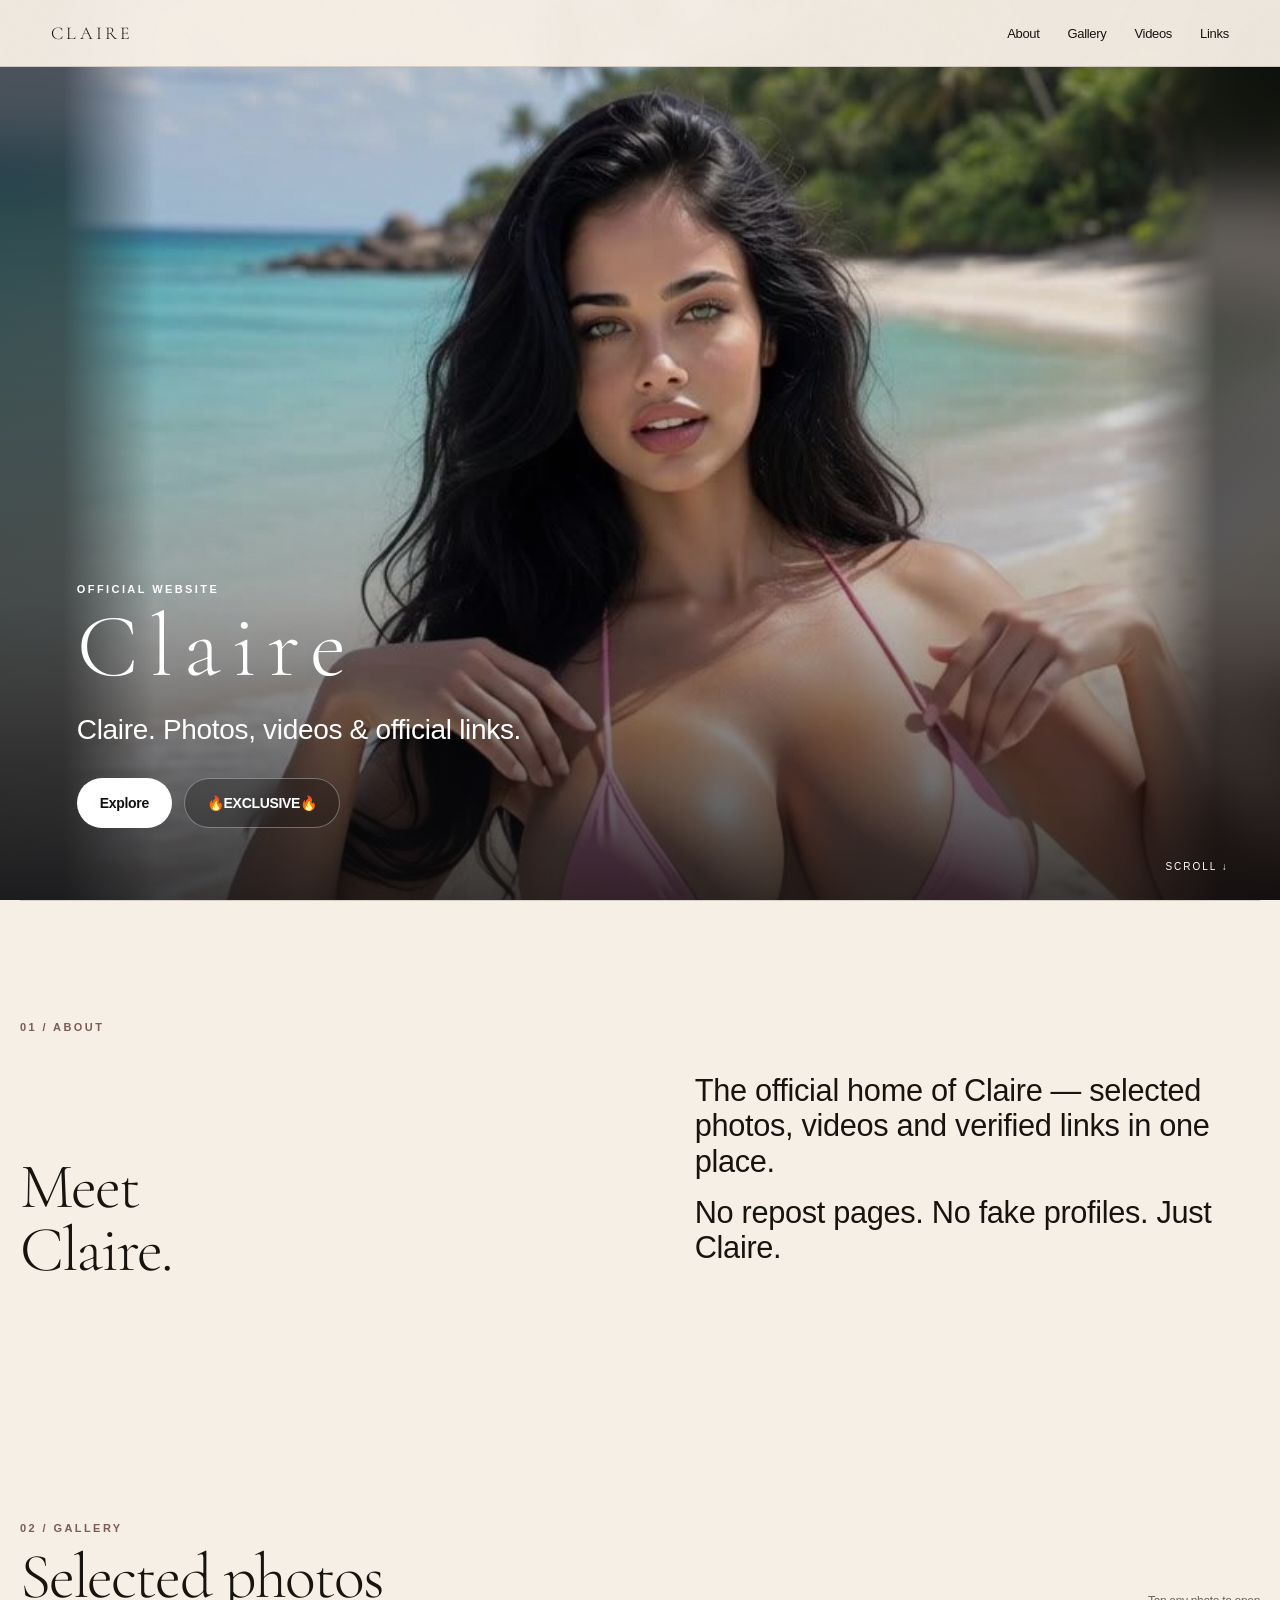
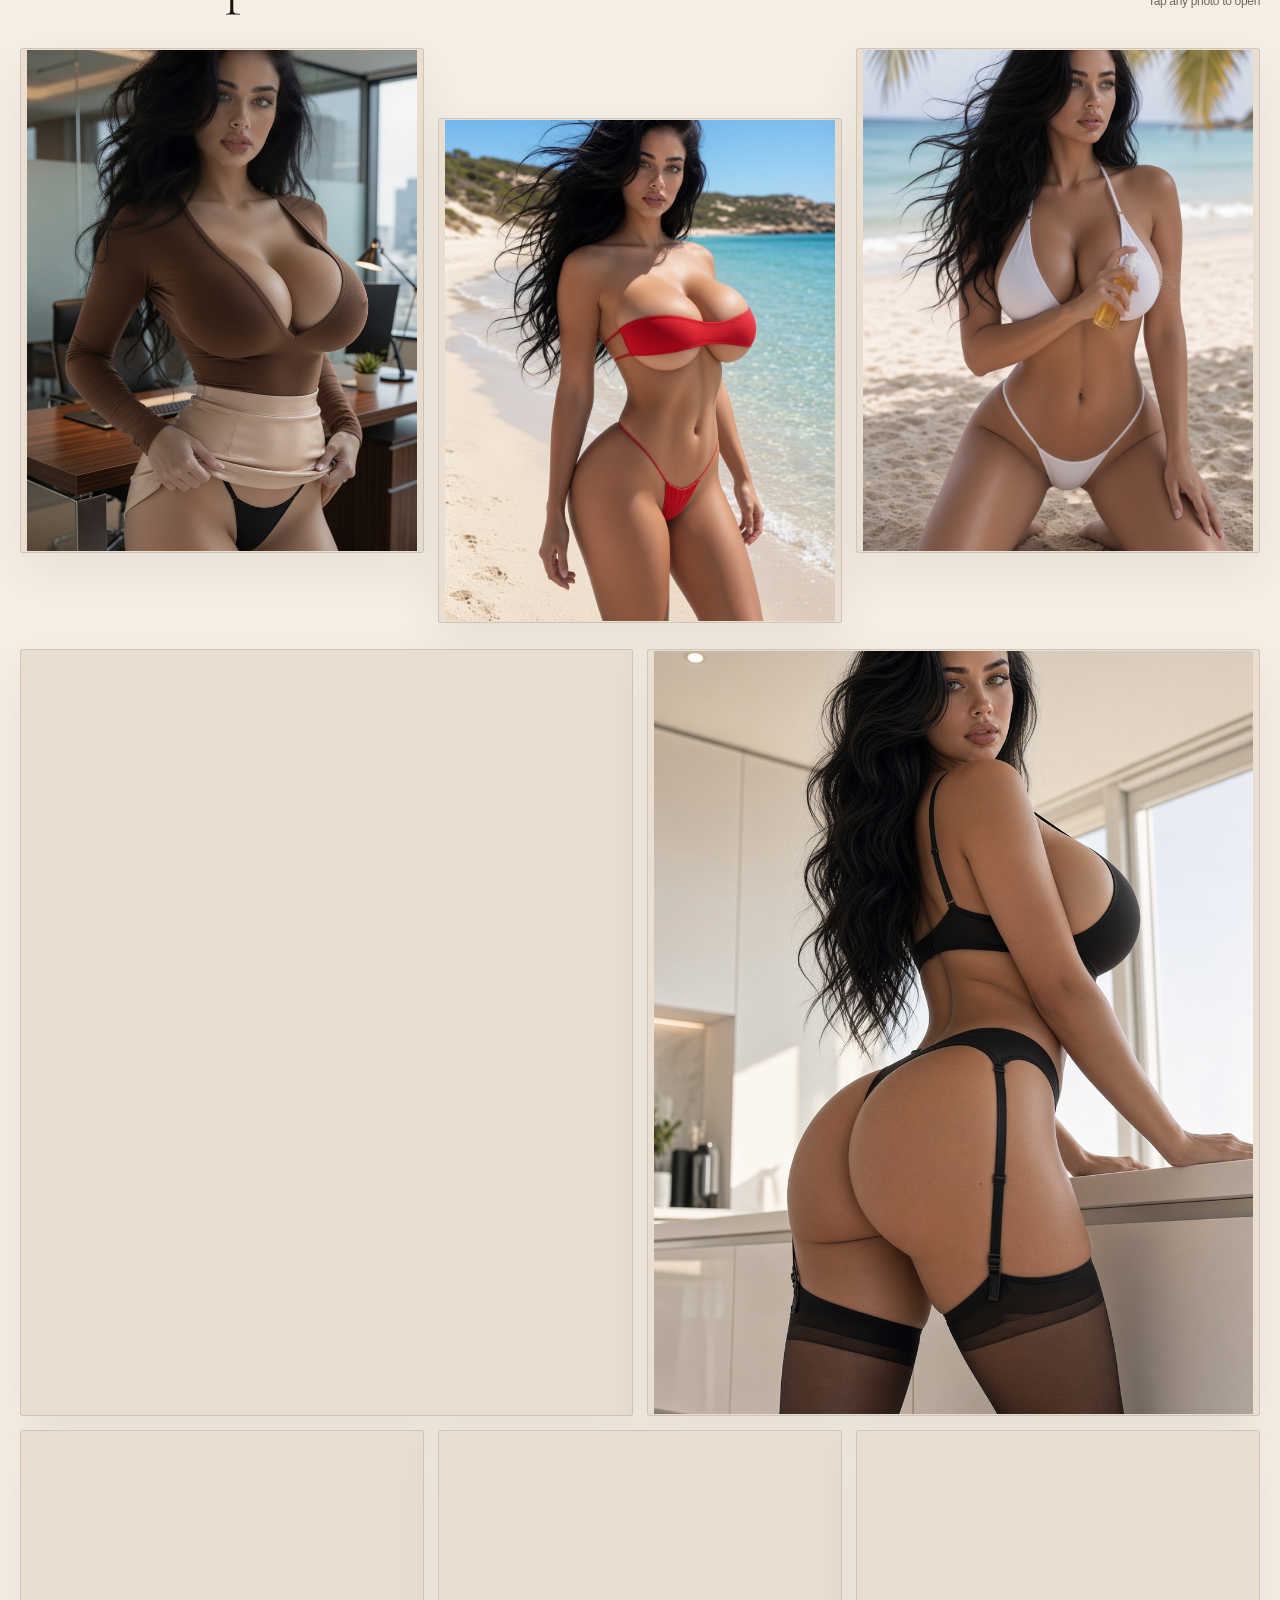
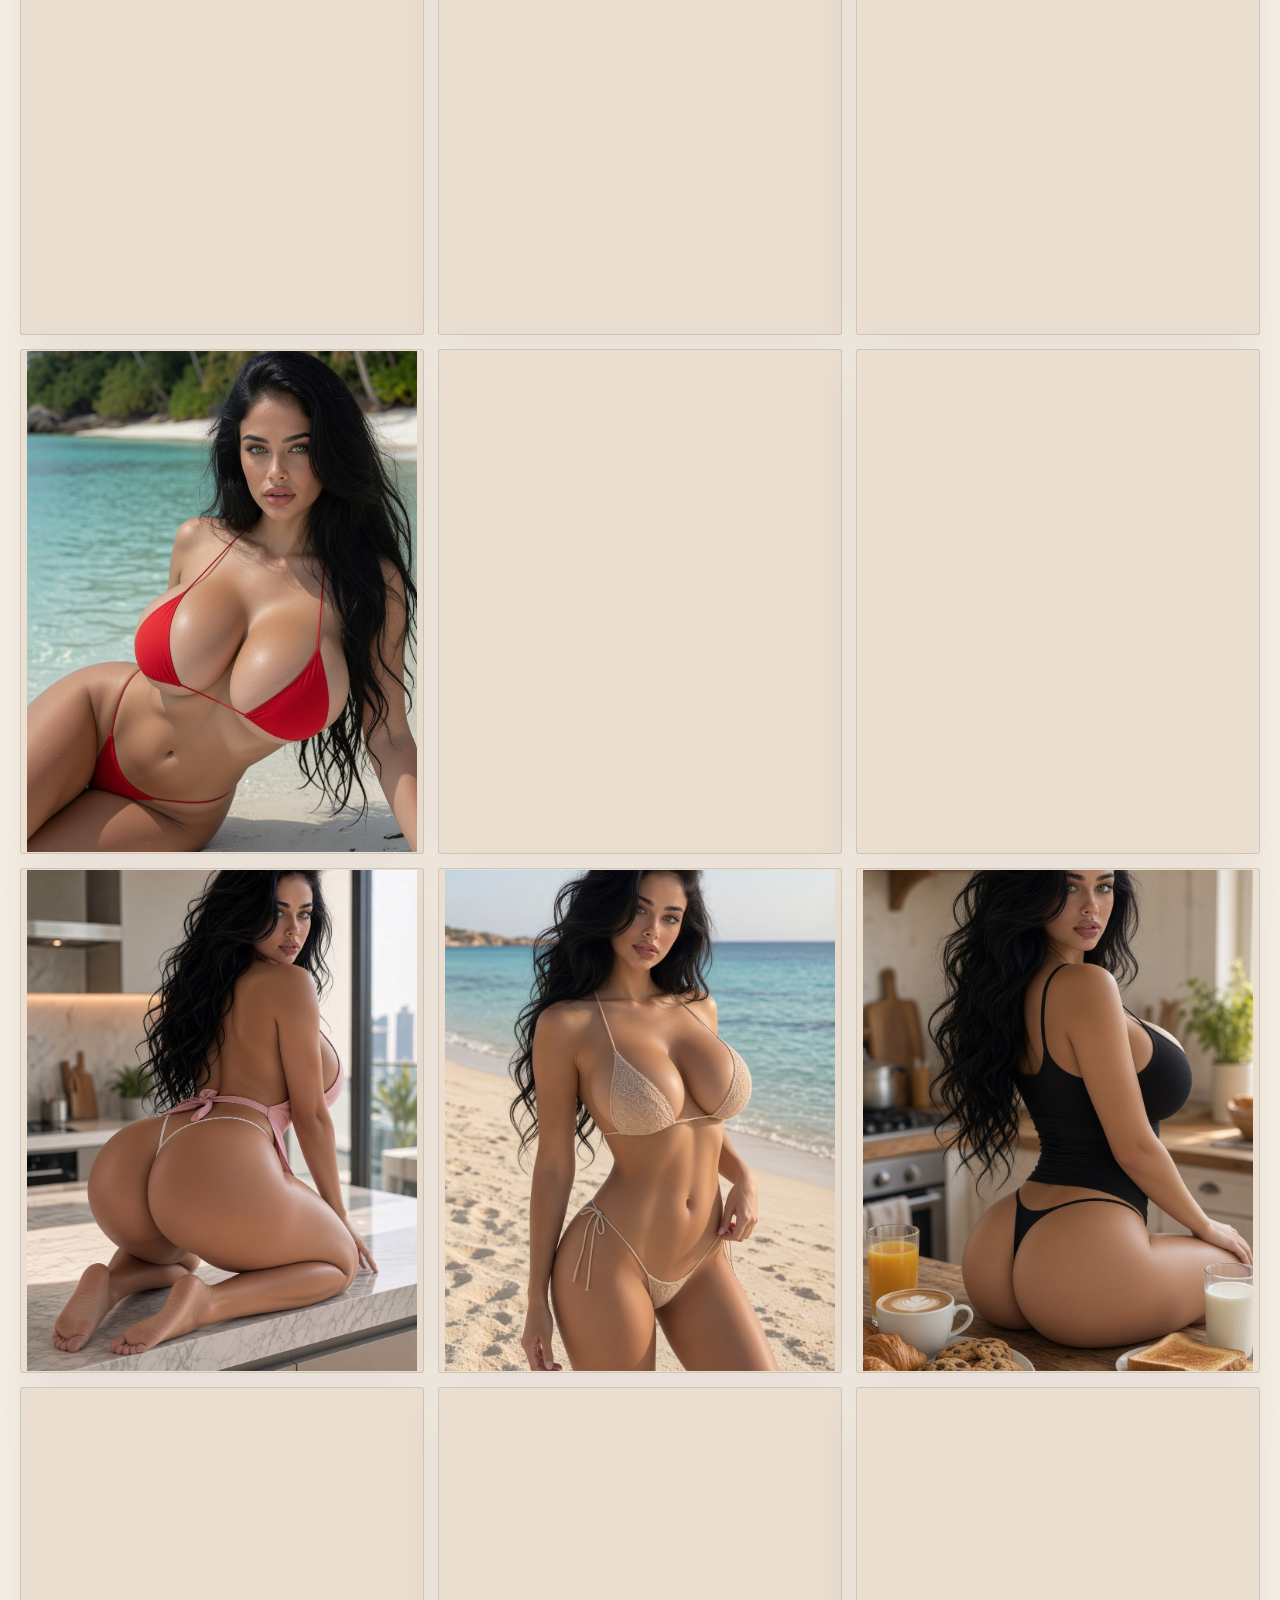
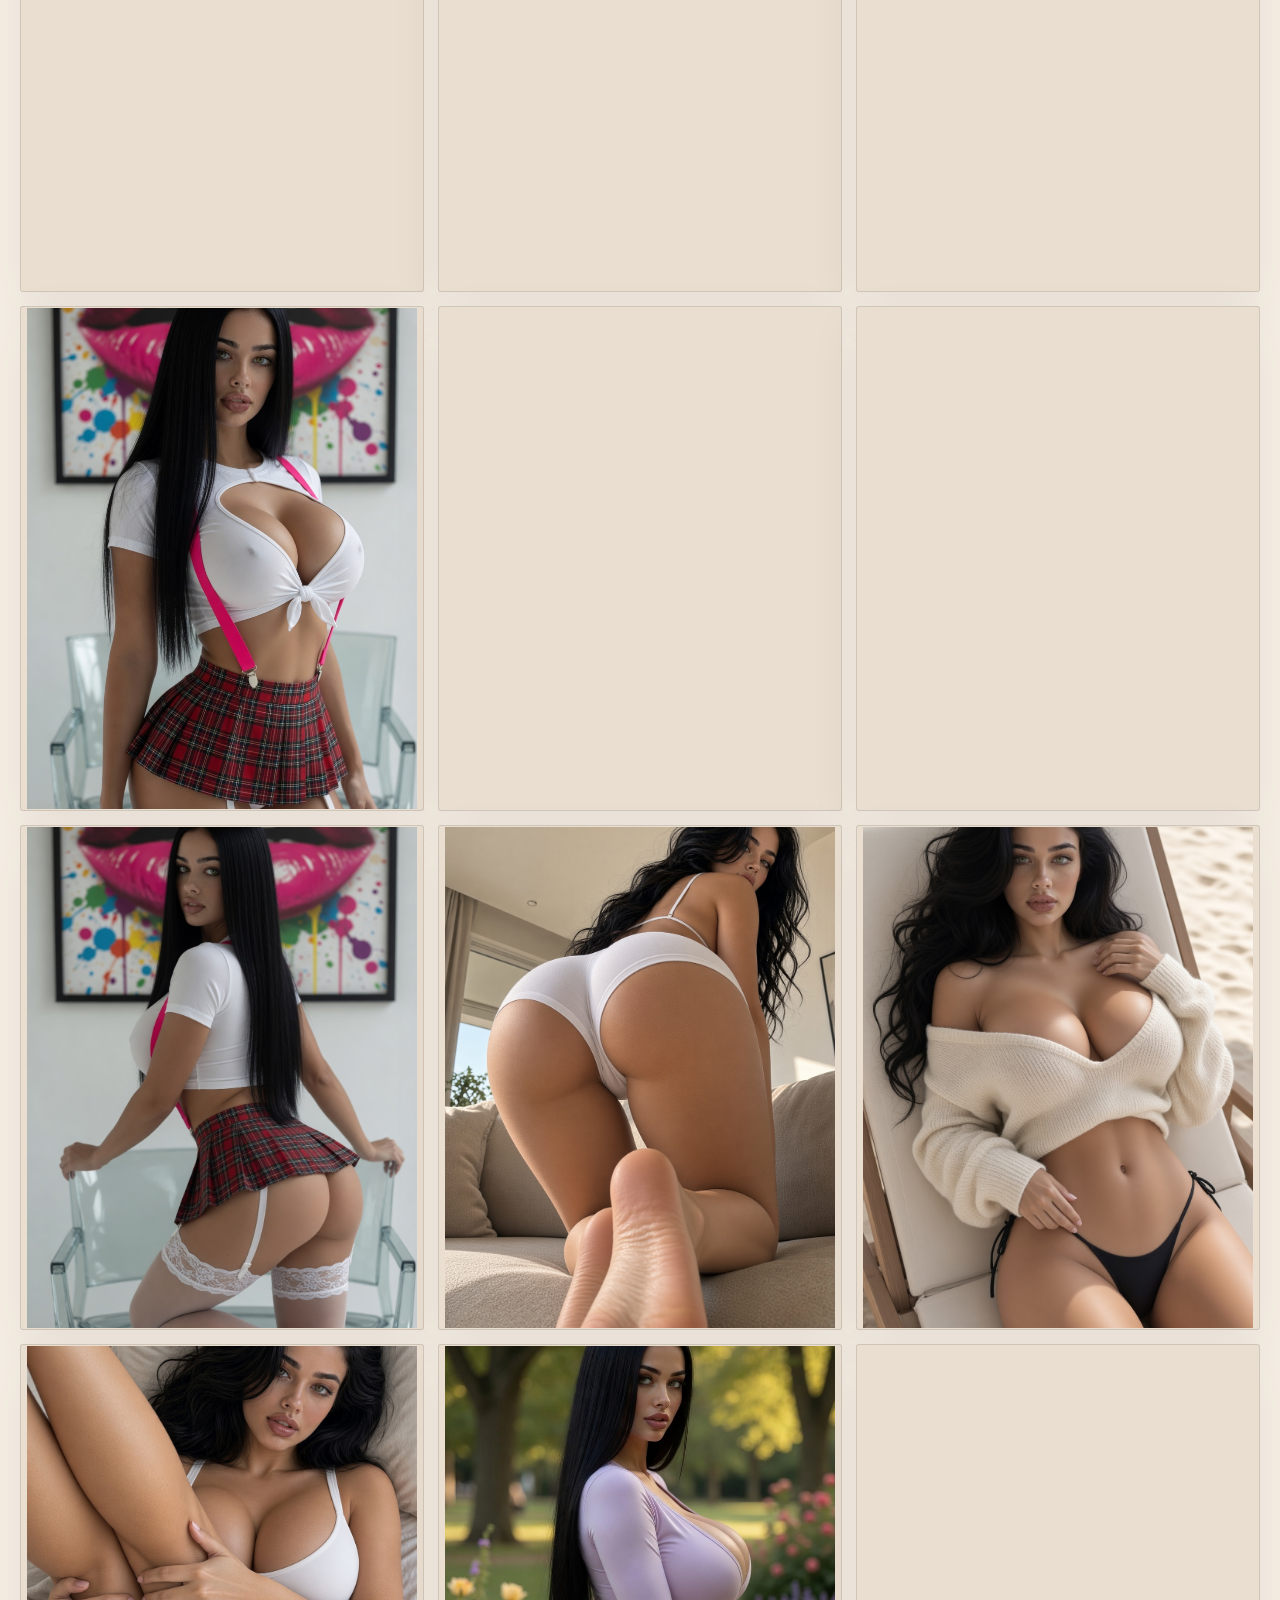
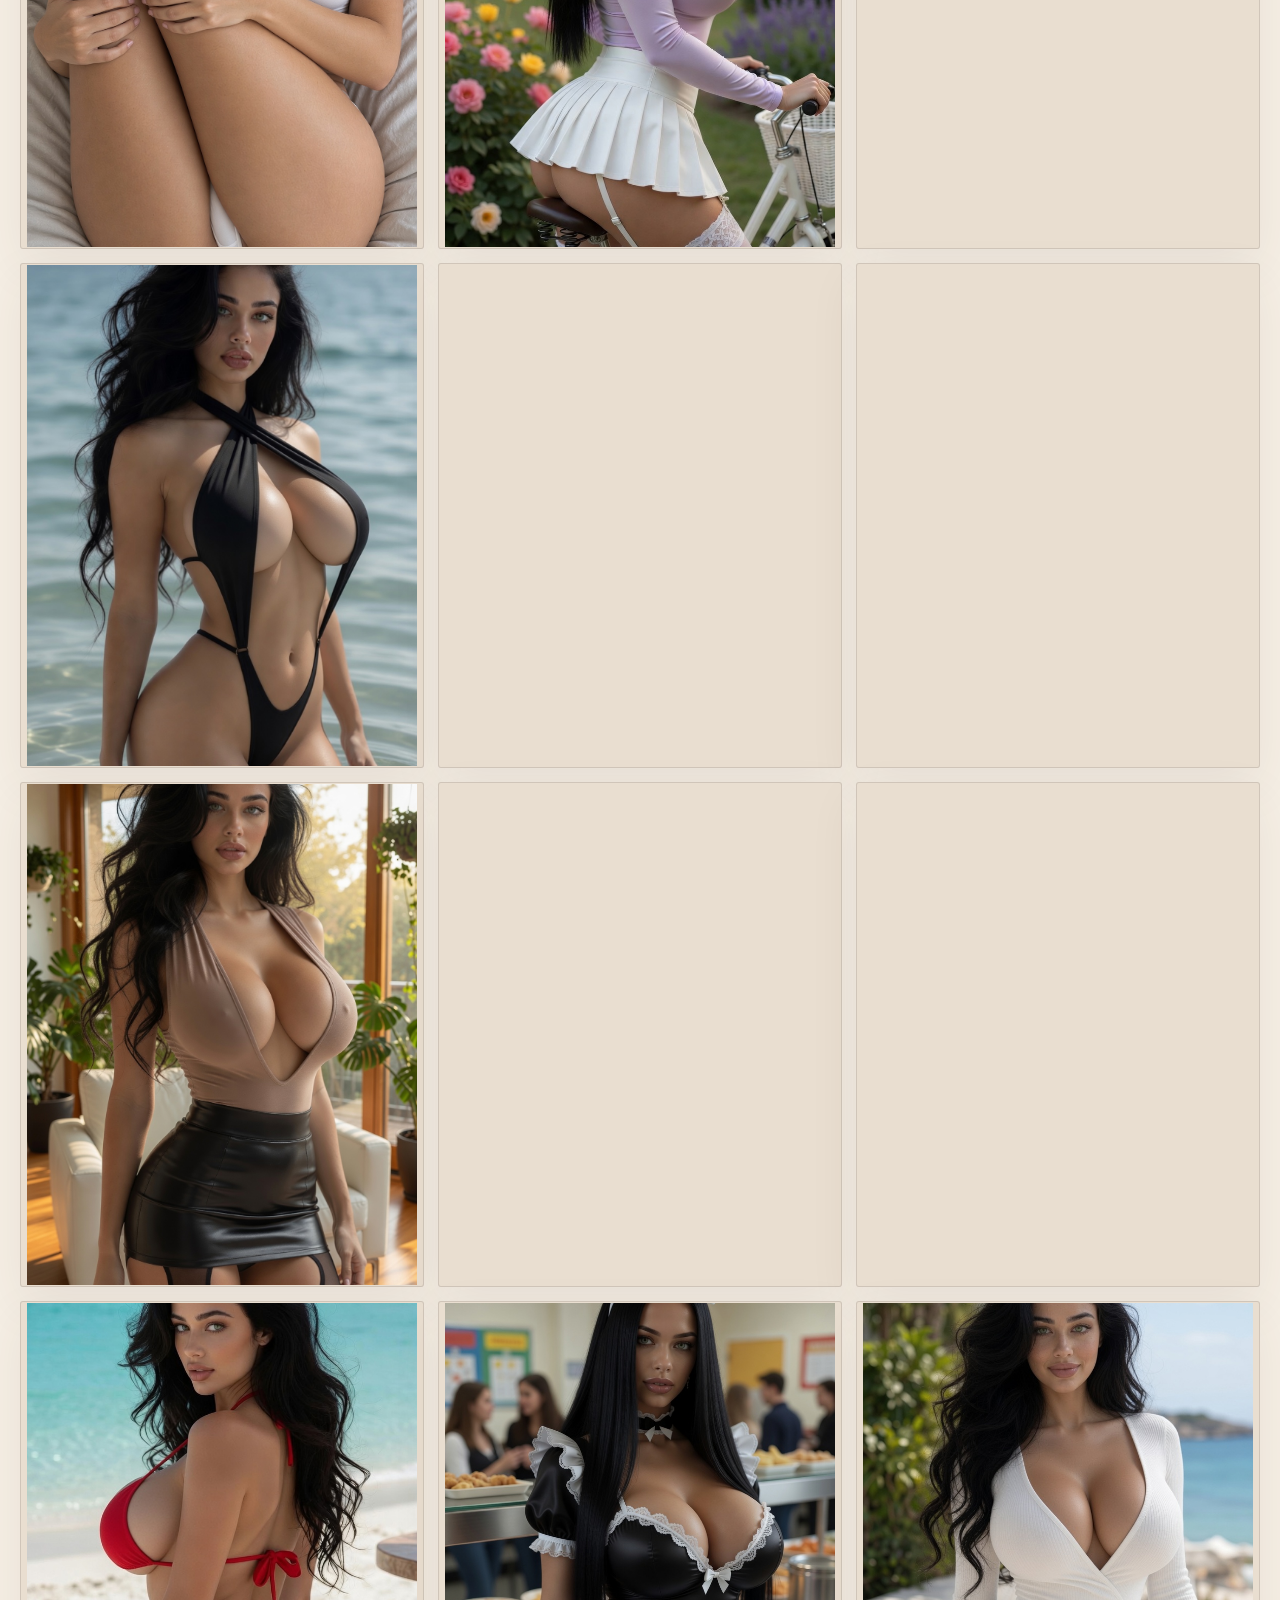
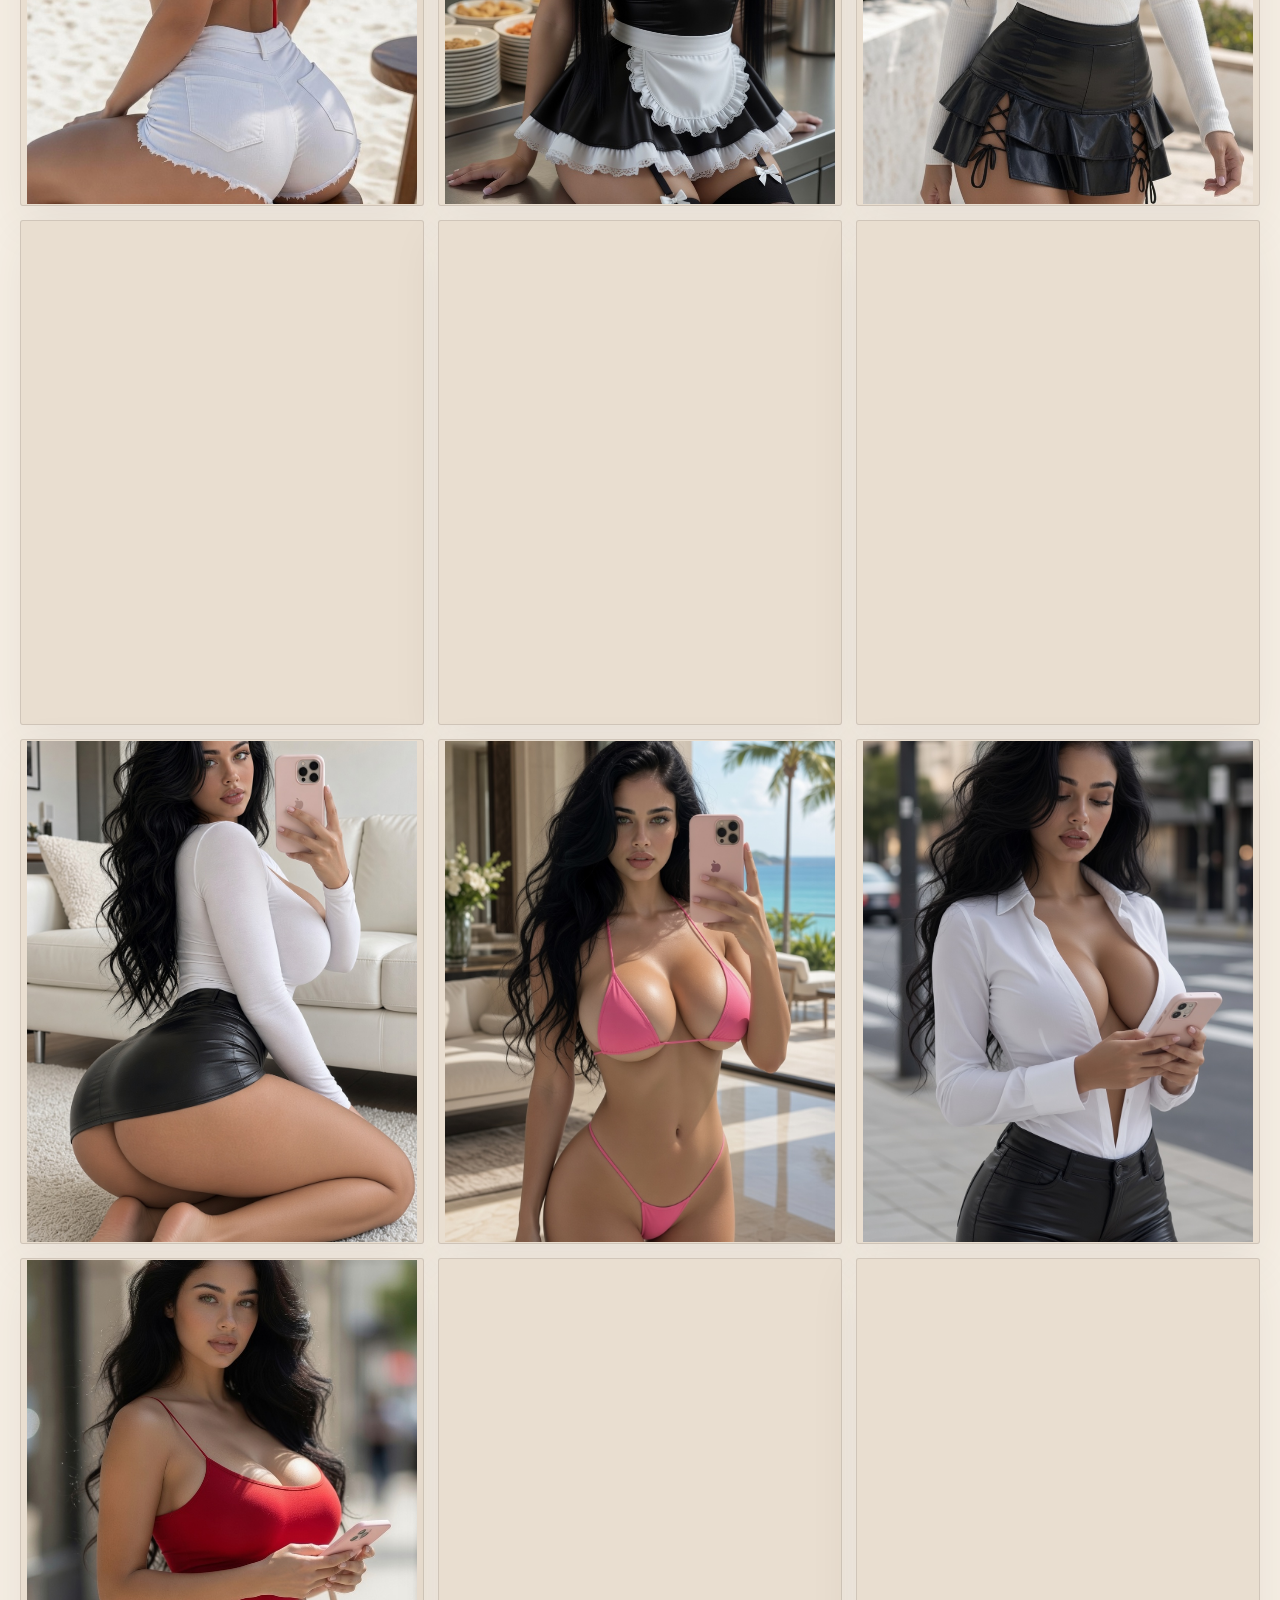
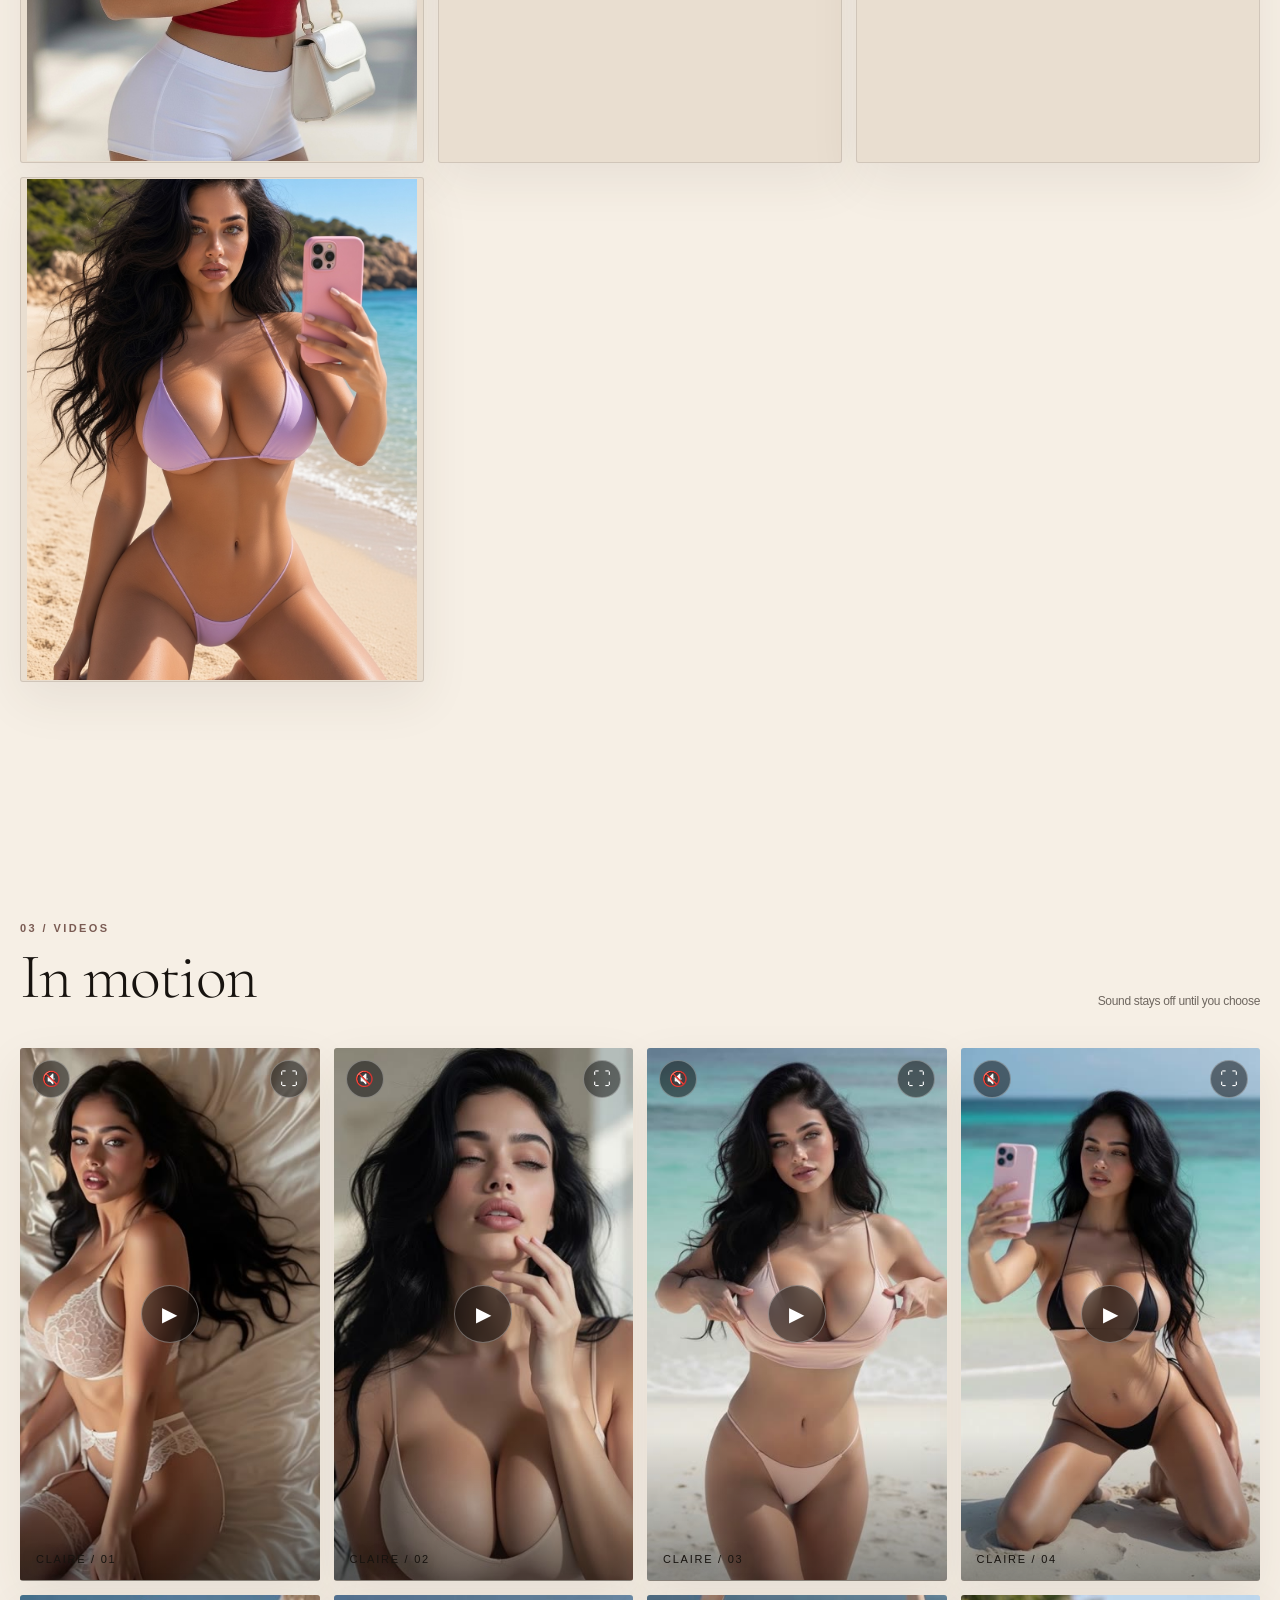
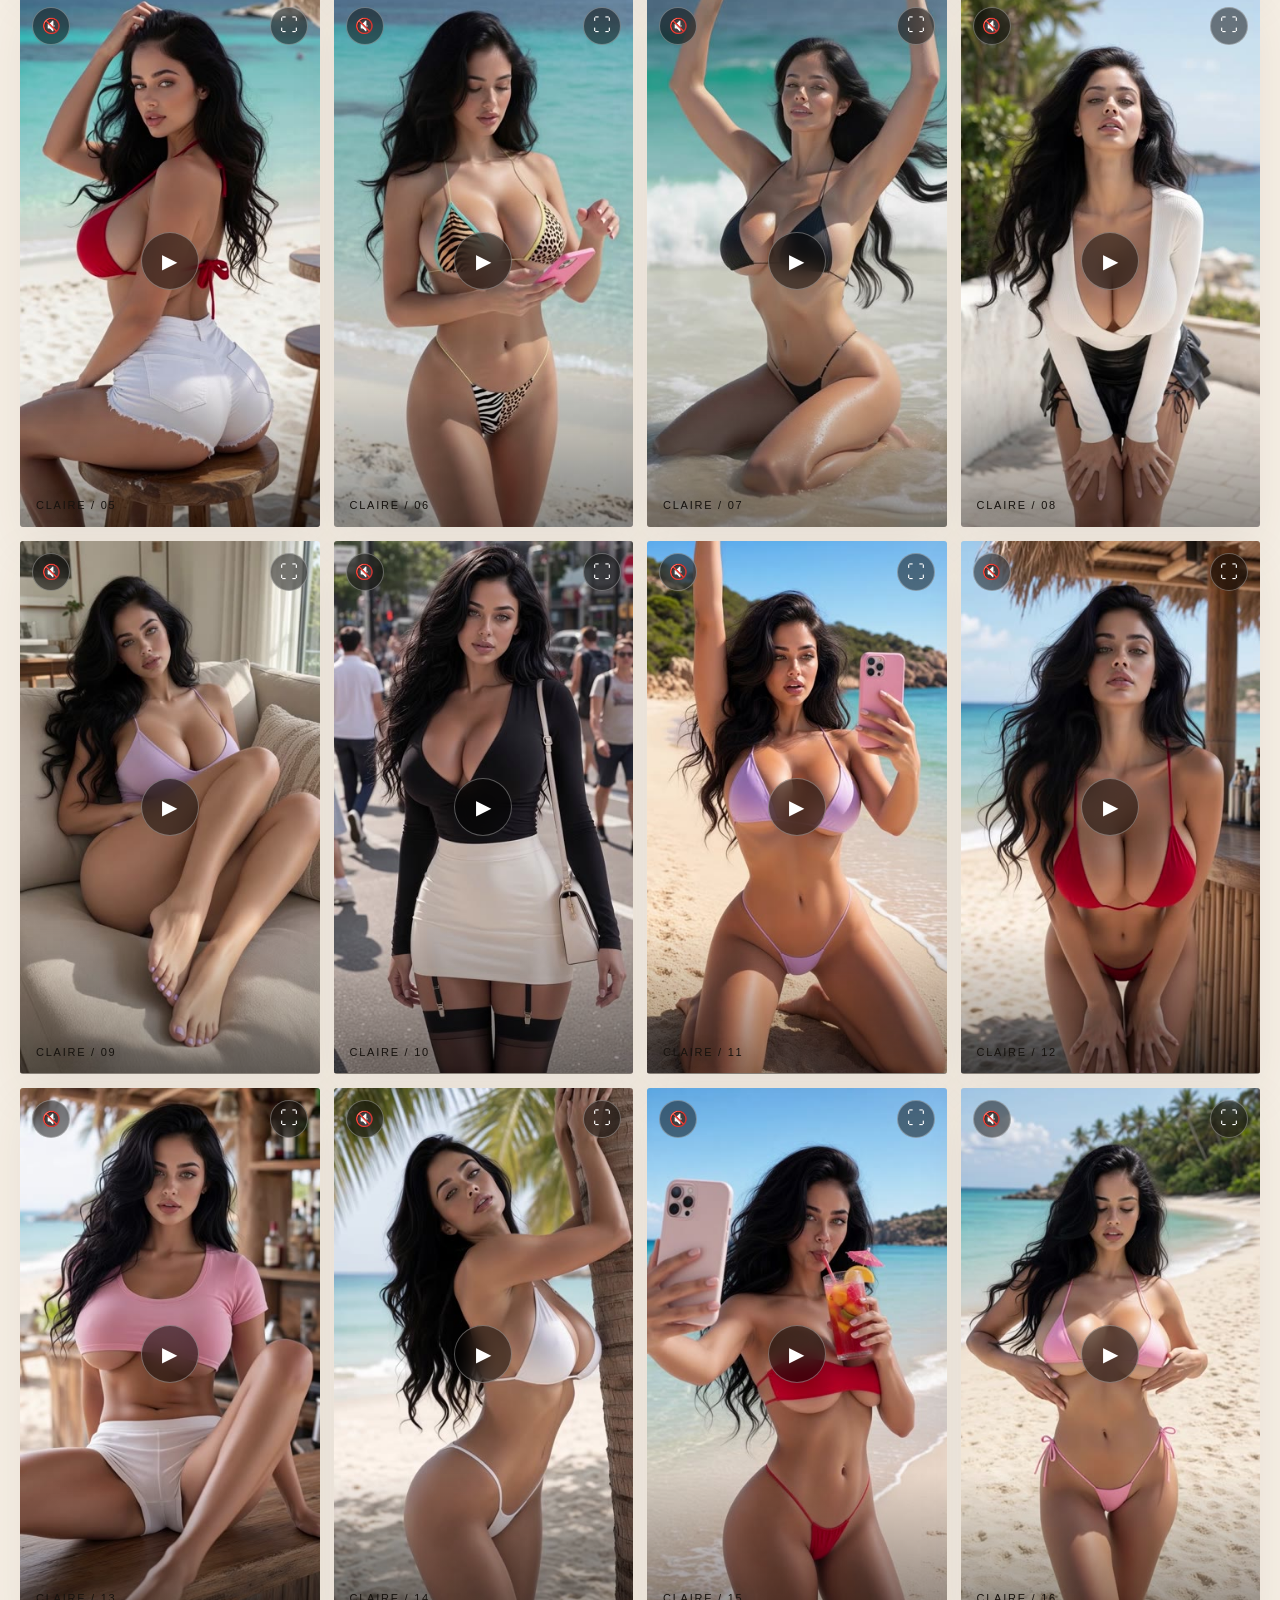
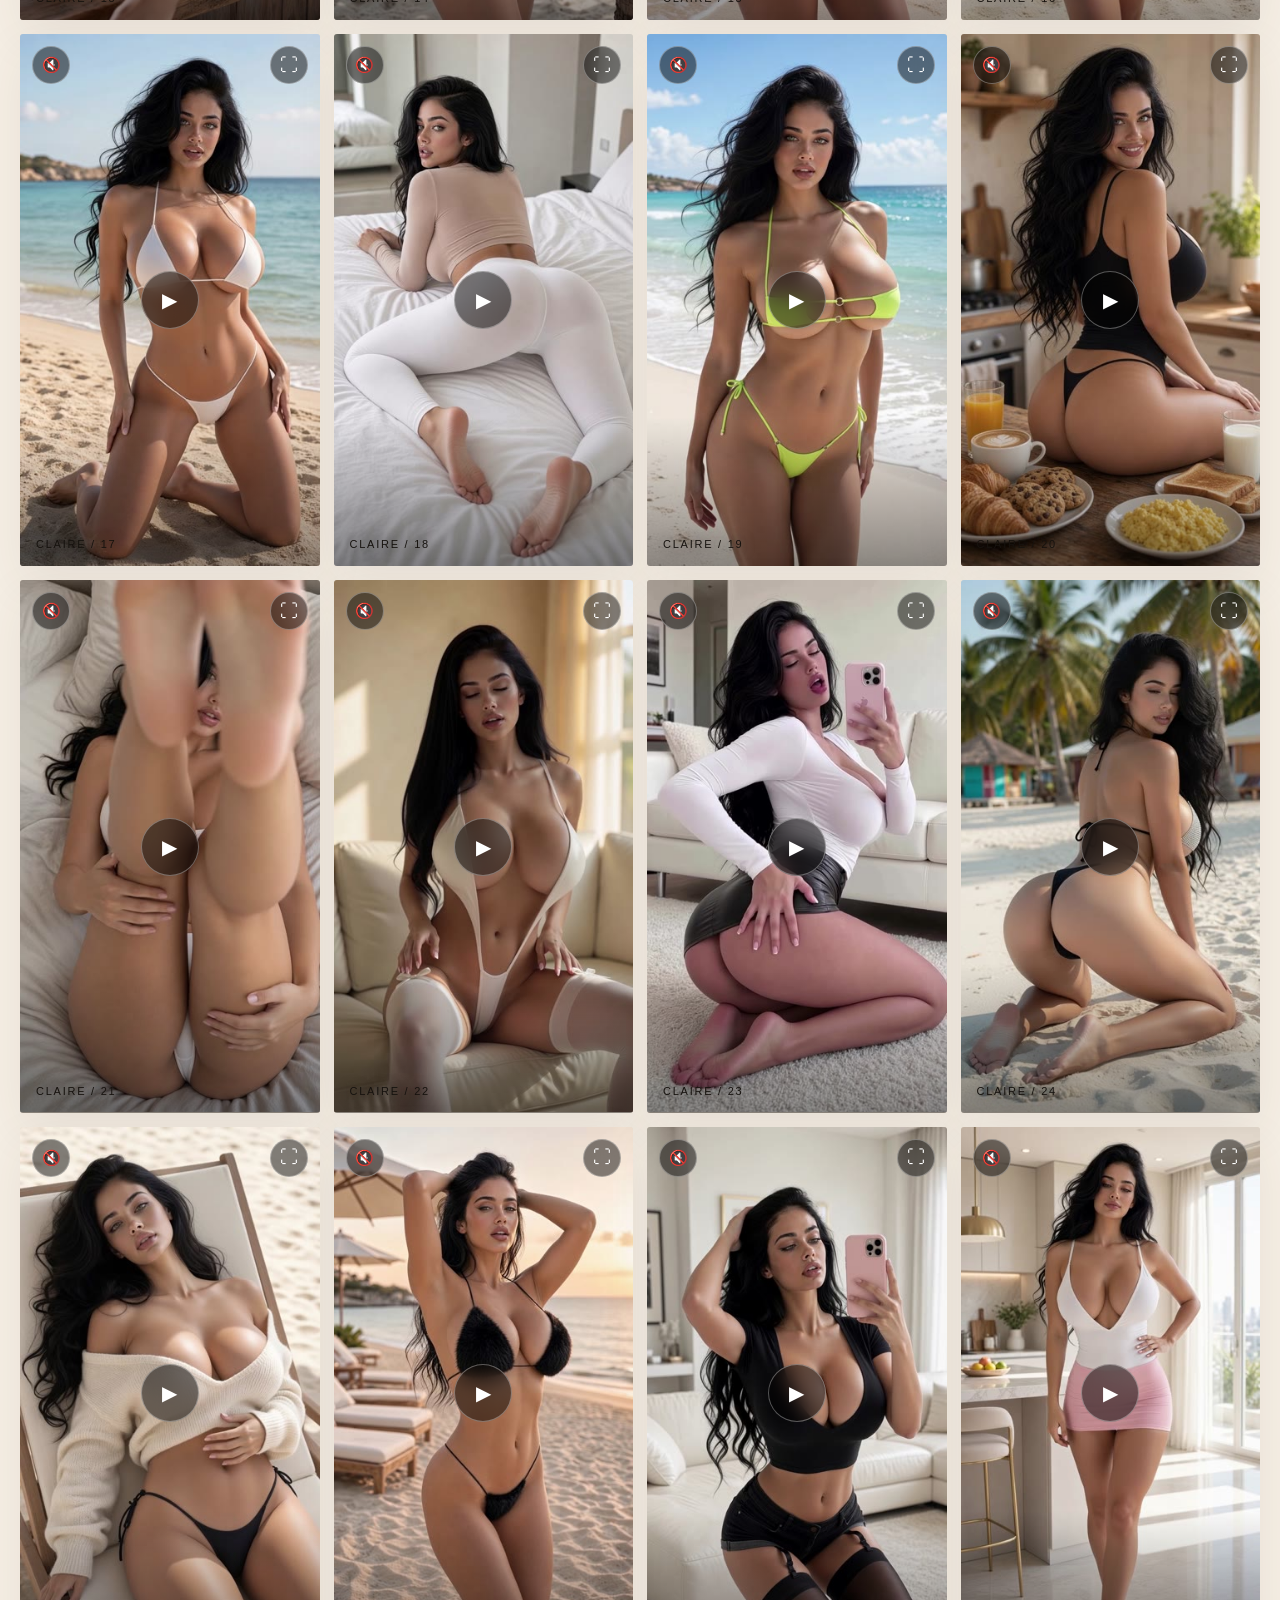
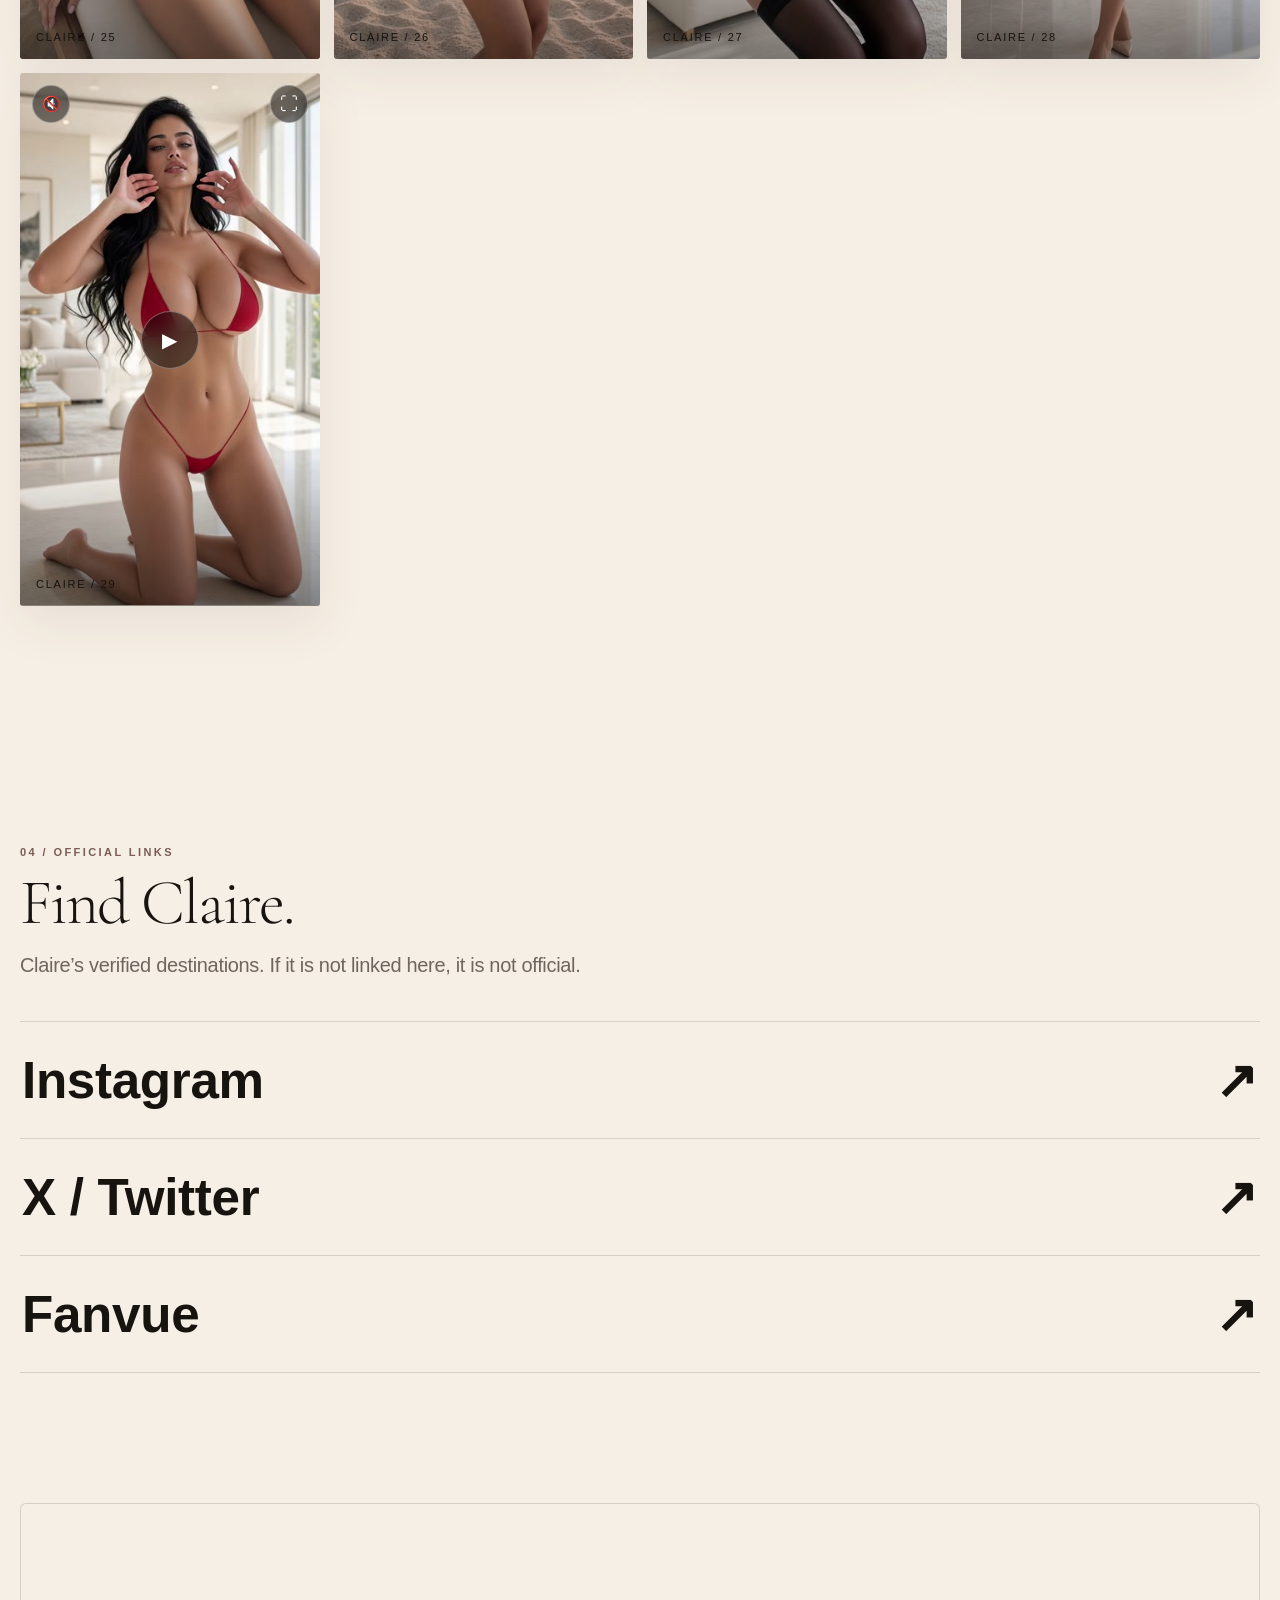
<file: index.html>
<!doctype html>
<html lang="en">
<head>
  <meta charset="utf-8" />
  <meta name="viewport" content="width=device-width, initial-scale=1" />
  <meta name="theme-color" content="#f3ede4" />
  <meta name="description" content="Claire — Official Website. Photos, videos and official links." />
  <title>Claire — Official Website</title>
  <link rel="preconnect" href="https://fonts.googleapis.com">
  <link rel="preconnect" href="https://fonts.gstatic.com" crossorigin>
  <link href="https://fonts.googleapis.com/css2?family=Cormorant+Garamond:wght@300;400&display=swap" rel="stylesheet">
  <link rel="stylesheet" href="styles.css?v=22" />

  <style>
    /* CLAIRE HERO V9 — full-page, centered, head + bust visible */
    .hero-media {
      position: absolute !important;
      inset: 0 !important;
      overflow: hidden !important;
      background: #09090b !important;
    }

    .hero-bg-video {
      position: absolute !important;
      inset: -6% !important;
      width: 112% !important;
      height: 112% !important;
      object-fit: cover !important;
      object-position: 50% 18% !important;
      filter: blur(28px) brightness(.46) saturate(.92) !important;
      transform: scale(1.06) !important;
      z-index: 0 !important;
    }

    .hero-fallback {
      position: absolute !important;
      inset: 0 !important;
      z-index: -1 !important;
    }

    @media (min-width: 761px) {
      .hero-video,
      .hero-video.is-ready {
        display: block !important;
        position: absolute !important;
        left: 50% !important;
        top: -19vh !important;

        width: auto !important;
        height: 228vh !important;

        max-width: none !important;
        max-height: none !important;

        object-fit: contain !important;
        object-position: center center !important;

        transform: translateX(-50%) !important;
        z-index: 2 !important;

        -webkit-mask-image: linear-gradient(
          to right,
          transparent 0%,
          black 8%,
          black 92%,
          transparent 100%
        ) !important;
        mask-image: linear-gradient(
          to right,
          transparent 0%,
          black 8%,
          black 92%,
          transparent 100%
        ) !important;
      }

      .hero-shade {
        z-index: 3 !important;
        background:
          linear-gradient(
            to top,
            rgba(9,9,11,.80) 0%,
            rgba(9,9,11,.24) 34%,
            rgba(9,9,11,.05) 66%,
            rgba(9,9,11,.12) 100%
          ) !important;
      }

      .hero-content,
      .scroll-cue {
        z-index: 4 !important;
      }

      .hero-content {
        width: min(930px, 100%) !important;
      }
    }

    @media (max-width: 760px) {
      .hero-bg-video {
        display: none !important;
      }

      .hero-video,
      .hero-video.is-ready {
        display: block !important;
        position: absolute !important;
        inset: 0 !important;
        width: 100% !important;
        height: 100% !important;
        object-fit: cover !important;
        object-position: 50% 22% !important;
        transform: none !important;
        z-index: 2 !important;
      }

      .hero-shade {
        z-index: 3 !important;
      }

      .hero-content {
        z-index: 4 !important;
      }
    }
  </style>


  <style>
    /* V11 — elegant serif + MUCH smaller section titles */
    .intro h2,
    .section-heading h2,
    .links-section h2,
    .exclusive h2 {
      font-family: "Cormorant Garamond", Georgia, serif !important;
      font-weight: 300 !important;
      font-size: clamp(42px, 5vw, 72px) !important;
      line-height: 0.98 !important;
      letter-spacing: -0.03em !important;
    }

    @media (max-width: 760px) {
      .intro h2,
      .section-heading h2,
      .links-section h2,
      .exclusive h2 {
        font-size: clamp(38px, 11vw, 52px) !important;
      }
    }
  </style>


  <style>
    /* V12 — soft cream editorial palette */
    :root {
      --cream: #f3ede4;
      --cream-2: #ece2d5;
      --ink: #17130f;
      --ink-soft: #6f675f;
      --cream-line: rgba(23,19,15,.14);
      --rose-muted: #b68f87;
    }

    html,
    body {
      background: var(--cream) !important;
      color: var(--ink) !important;
    }

    body {
      background-image:
        radial-gradient(circle at 15% 22%, rgba(255,255,255,.65), transparent 24%),
        linear-gradient(180deg, #f7f2eb 0%, var(--cream) 45%, #efe6da 100%) !important;
    }

    .noise {
      opacity: .025 !important;
      mix-blend-mode: multiply;
    }

    .site-header {
      background: rgba(247,242,235,.88) !important;
      border-bottom: 1px solid rgba(23,19,15,.08);
      backdrop-filter: blur(14px) !important;
      -webkit-backdrop-filter: blur(14px) !important;
    }

    .site-header .brand,
    .site-header .nav,
    .site-header .nav a,
    .menu-toggle {
      color: var(--ink) !important;
    }

    .hero {
      color: #fff !important;
      background: #09090b !important;
    }

    .hero .eyebrow,
    .hero h1,
    .hero-copy,
    .hero .button-ghost,
    .scroll-cue {
      color: #fff !important;
    }

    .hero .button-primary {
      background: #fff !important;
      color: #111 !important;
    }

    .hero .button-ghost {
      border-color: rgba(255,255,255,.34) !important;
      background: rgba(0,0,0,.18) !important;
    }

    .section,
    .intro,
    .links-section,
    .footer {
      color: var(--ink) !important;
      background: transparent !important;
    }

    .intro {
      border-top-color: var(--cream-line) !important;
    }

    .intro h2,
    .section-heading h2,
    .links-section h2,
    .exclusive h2,
    .intro-copy,
    .links-lead,
    .social-card,
    .footer,
    .footer a,
    .section-note {
      color: var(--ink) !important;
    }

    .muted,
    .section-note,
    .links-lead,
    .footer-meta {
      color: var(--ink-soft) !important;
    }

    .section-kicker {
      color: #7f5f58 !important;
    }

    .gallery-card,
    .video-card {
      background: #e7ddd0 !important;
      box-shadow: 0 18px 50px rgba(70,55,40,.08);
    }

    .gallery-card {
      border: 1px solid rgba(23,19,15,.12);
    }

    .social-list {
      border-top-color: var(--cream-line) !important;
    }

    .social-card {
      border-bottom-color: var(--cream-line) !important;
    }

    .social-card:hover {
      color: #8b625b !important;
    }

    .exclusive {
      background: linear-gradient(135deg, #efe4d6 0%, #ead9c8 58%, #e5d0c4 100%) !important;
      color: var(--ink) !important;
      border: 1px solid rgba(23,19,15,.10);
      box-shadow: 0 28px 70px rgba(72,53,37,.08);
    }

    .exclusive .eyebrow,
    .exclusive p:not(.eyebrow) {
      color: var(--ink-soft) !important;
    }

    .button-light {
      background: transparent !important;
      color: var(--ink) !important;
      border-color: rgba(23,19,15,.35) !important;
    }

    .button-light:hover {
      background: var(--ink) !important;
      color: #fff !important;
    }

    .footer {
      border-top-color: var(--cream-line) !important;
    }

    .footer .brand {
      color: var(--ink) !important;
    }

    @media (max-width: 760px) {
      .nav {
        background: rgba(247,242,235,.97) !important;
        border-color: rgba(23,19,15,.12) !important;
      }

      .nav a {
        color: var(--ink) !important;
      }
    }
  </style>


  <style>
    /* V13 — FORCE cream palette everywhere outside the hero */
    :root {
      --cream-bg: #f6efe5;
      --cream-bg-2: #efe4d7;
      --cream-line: rgba(24, 20, 16, .14);
      --ink: #17130f;
      --ink-soft: #6e665f;
    }

    html,
    body,
    main {
      background: var(--cream-bg) !important;
      color: var(--ink) !important;
    }

    main > section:not(.hero),
    .section,
    .intro,
    #about,
    #gallery,
    #videos,
    #links,
    .links-section,
    .footer {
      background: var(--cream-bg) !important;
      color: var(--ink) !important;
    }

    .site-header {
      background: rgba(246,239,229,.96) !important;
      border-bottom: 1px solid var(--cream-line) !important;
      backdrop-filter: blur(14px) !important;
      -webkit-backdrop-filter: blur(14px) !important;
    }

    .site-header .brand,
    .site-header .nav,
    .site-header .nav a,
    .site-header .menu-toggle {
      color: var(--ink) !important;
    }

    .hero {
      background: #09090b !important;
      color: #fff !important;
    }

    .hero *,
    .hero .eyebrow,
    .hero h1,
    .hero .hero-copy,
    .hero .scroll-cue {
      color: #fff !important;
    }

    .hero .button-primary {
      background: #fff !important;
      color: #111 !important;
    }

    .hero .button-ghost {
      color: #fff !important;
      background: rgba(0,0,0,.24) !important;
      border-color: rgba(255,255,255,.34) !important;
    }

    .section-kicker {
      color: #7b5c54 !important;
    }

    .intro h2,
    .section-heading h2,
    .links-section h2,
    .exclusive h2,
    .intro-copy,
    .intro-copy p,
    .links-lead,
    .section-note,
    .social-card,
    .social-card span,
    .footer,
    .footer a,
    .footer .brand {
      color: var(--ink) !important;
    }

    .muted,
    .section-note,
    .links-lead,
    .footer-meta {
      color: var(--ink-soft) !important;
    }

    .intro {
      border-top: 1px solid var(--cream-line) !important;
    }

    .social-list {
      border-top: 1px solid var(--cream-line) !important;
    }

    .social-card {
      border-bottom: 1px solid var(--cream-line) !important;
    }

    .gallery-card,
    .video-card {
      background: #e9ded0 !important;
      border-color: rgba(24,20,16,.12) !important;
    }

    .exclusive {
      background: var(--cream-bg-2) !important;
      color: var(--ink) !important;
      border: 1px solid var(--cream-line) !important;
      box-shadow: none !important;
    }

    .exclusive .eyebrow,
    .exclusive p:not(.eyebrow) {
      color: var(--ink-soft) !important;
    }

    .button-light {
      background: transparent !important;
      color: var(--ink) !important;
      border-color: rgba(24,20,16,.35) !important;
    }

    .button-light:hover {
      background: var(--ink) !important;
      color: #fff !important;
    }

    .footer {
      border-top: 1px solid var(--cream-line) !important;
    }

    @media (max-width: 760px) {
      .nav {
        background: rgba(246,239,229,.98) !important;
        border-color: var(--cream-line) !important;
      }

      .nav a {
        color: var(--ink) !important;
      }
    }
  </style>


  <style>
    /* V16 — 20-video gallery */
    @media (min-width: 1000px) {
      .video-grid { grid-template-columns: repeat(4, 1fr) !important; }
    }
    @media (max-width: 760px) {
      .video-grid { grid-template-columns: repeat(2, 1fr) !important; }
      .video-card:nth-child(3) { display: block !important; }
    }
  </style>


  <style>
    /* V19 — custom video controls: no native download/PiP/speed menu */
    .video-card {
      position: relative !important;
    }

    .video-card video {
      cursor: pointer;
      user-select: none;
      -webkit-user-select: none;
    }

    .video-custom-play,
    .video-custom-sound,
    .video-custom-expand {
      position: absolute;
      z-index: 8;
      border: 1px solid rgba(255,255,255,.32);
      background: rgba(0,0,0,.48);
      color: #fff;
      backdrop-filter: blur(10px);
      -webkit-backdrop-filter: blur(10px);
      cursor: pointer;
      display: grid;
      place-items: center;
      transition: opacity .18s ease, transform .18s ease, background .18s ease;
    }

    .video-custom-play:hover,
    .video-custom-sound:hover,
    .video-custom-expand:hover {
      background: rgba(0,0,0,.68);
      transform: scale(1.04);
    }

    .video-custom-play {
      left: 50%;
      top: 50%;
      transform: translate(-50%, -50%);
      width: 58px;
      height: 58px;
      border-radius: 50%;
      font-size: 20px;
    }

    .video-custom-play:hover {
      transform: translate(-50%, -50%) scale(1.04);
    }

    .video-card.is-playing .video-custom-play {
      opacity: 0;
    }

    .video-card:hover .video-custom-play,
    .video-card:focus-within .video-custom-play {
      opacity: 1;
    }

    .video-custom-sound,
    .video-custom-expand {
      top: 12px;
      width: 38px;
      height: 38px;
      border-radius: 50%;
      font-size: 15px;
    }

    .video-custom-sound {
      left: 12px;
    }

    .video-custom-expand {
      right: 12px;
      font-size: 18px;
    }

    .video-label {
      pointer-events: none;
    }

    .video-viewer {
      position: fixed;
      inset: 0;
      z-index: 100000;
      display: none;
      align-items: center;
      justify-content: center;
      padding: 20px;
      background: rgba(7,7,8,.96);
      backdrop-filter: blur(18px);
      -webkit-backdrop-filter: blur(18px);
    }

    .video-viewer.is-open {
      display: flex;
    }

    .video-viewer-stage {
      position: relative;
      height: min(92vh, 958px);
      max-width: 92vw;
      aspect-ratio: 540 / 958;
      display: flex;
      align-items: center;
      justify-content: center;
    }

    .video-viewer-video {
      display: block;
      width: 100%;
      height: 100%;
      object-fit: contain !important;
      object-position: center center !important;
      background: #000;
      box-shadow: 0 30px 100px rgba(0,0,0,.55);
    }

    .video-viewer-close,
    .video-viewer-play,
    .video-viewer-sound {
      position: absolute;
      z-index: 3;
      border: 1px solid rgba(255,255,255,.34);
      background: rgba(0,0,0,.55);
      color: #fff;
      cursor: pointer;
      backdrop-filter: blur(10px);
      -webkit-backdrop-filter: blur(10px);
    }

    .video-viewer-close {
      top: 12px;
      right: 12px;
      width: 44px;
      height: 44px;
      border-radius: 50%;
      font-size: 24px;
    }

    .video-viewer-sound {
      top: 12px;
      left: 12px;
      width: 44px;
      height: 44px;
      border-radius: 50%;
      font-size: 16px;
    }

    .video-viewer-play {
      left: 50%;
      top: 50%;
      transform: translate(-50%, -50%);
      width: 66px;
      height: 66px;
      border-radius: 50%;
      font-size: 22px;
      transition: opacity .18s ease;
    }

    .video-viewer.is-playing .video-viewer-play {
      opacity: 0;
    }

    .video-viewer-stage:hover .video-viewer-play {
      opacity: 1;
    }

    @media (max-width: 760px) {
      .video-custom-play {
        width: 50px;
        height: 50px;
      }

      .video-custom-sound,
      .video-custom-expand {
        width: 34px;
        height: 34px;
        top: 8px;
      }

      .video-custom-sound { left: 8px; }
      .video-custom-expand { right: 8px; }

      .video-viewer {
        padding: 8px;
      }

      .video-viewer-stage {
        height: auto;
        width: min(96vw, 540px);
        max-height: 96vh;
      }

      .video-viewer-video {
        width: 100%;
        height: auto;
        max-height: 96vh;
      }
    }
  </style>


  <style>
    /* V21 — 29 original clips, no upscaling/cropping in large viewer */
    .video-grid {
      grid-template-columns: repeat(4, minmax(0, 1fr)) !important;
      gap: 14px !important;
    }

    .video-card:nth-child(3) {
      display: block !important;
    }

    .video-viewer-stage {
      height: min(82vh, 1080px) !important;
      width: auto !important;
      max-width: 92vw !important;
      aspect-ratio: 9 / 16 !important;
    }

    .video-viewer-video {
      width: 100% !important;
      height: 100% !important;
      max-width: 720px !important;
      max-height: 1080px !important;
      object-fit: contain !important;
      object-position: center center !important;
      background: #000 !important;
    }

    @media (max-width: 1050px) {
      .video-grid {
        grid-template-columns: repeat(3, minmax(0, 1fr)) !important;
      }
    }

    @media (max-width: 760px) {
      .video-grid {
        grid-template-columns: repeat(2, minmax(0, 1fr)) !important;
        gap: 8px !important;
      }

      .video-card:nth-child(3) {
        display: block !important;
      }

      .video-viewer-stage {
        width: min(94vw, 607px) !important;
        height: auto !important;
        max-height: 92vh !important;
      }

      .video-viewer-video {
        width: 100% !important;
        height: auto !important;
        max-height: 92vh !important;
      }
    }
  </style>

</head>
<body>
  <!-- CLAIRE V24: mobile hero video autoplay + correct poster -->
  <!-- CLAIRE SITE V22: 29 ORIGINAL CLIPS — CUSTOM PLAYER -->
  <div class="noise" aria-hidden="true"></div>

  <header class="site-header" id="top">
    <a class="brand" href="#top" aria-label="Claire home">CLAIRE</a>
    <button class="menu-toggle" aria-label="Open menu" aria-expanded="false">MENU</button>
    <nav class="nav" aria-label="Main navigation">
      <a href="#about">About</a>
      <a href="#gallery">Gallery</a>
      <a href="#videos">Videos</a>
      <a href="#links">Links</a>
    </nav>
  </header>

  <main>
    <section class="hero" aria-labelledby="hero-title">
      <div class="hero-media" aria-hidden="true">
        <video class="hero-bg-video" src="assets/videos/clip-01.mp4" autoplay muted playsinline loop preload="auto" poster="assets/posters/clip-01.jpg"></video>
        <video id="heroVideo" class="hero-video" autoplay muted playsinline loop preload="auto" poster="assets/posters/clip-01.jpg"></video>
        <div class="hero-fallback"></div>
      </div>
      <div class="hero-shade"></div>
      <div class="hero-content">
        <p class="eyebrow">OFFICIAL WEBSITE</p>
        <h1 id="hero-title">Claire</h1>
        <p class="hero-copy">Claire. Photos, videos & official links.</p>
        <div class="hero-actions">
          <!-- V15: flame EXCLUSIVE button -->
          <a class="button button-primary" href="#gallery">Explore</a>
          <a class="button button-ghost" data-social="fanvue" href="#links">🔥EXCLUSIVE🔥</a>
        </div>
      </div>
      <a class="scroll-cue" href="#about" aria-label="Scroll to about">SCROLL ↓</a>
    </section>

    <section class="section intro" id="about">
      <div class="section-kicker">01 / ABOUT</div>
      <div class="intro-grid">
        <h2>Meet<br />Claire.</h2>
        <div class="intro-copy">
          <p>The official home of Claire — selected photos, videos and verified links in one place.</p>
          <p class="muted">No repost pages. No fake profiles. Just Claire.</p>
        </div>
      </div>
    </section>

    <section class="section" id="gallery">
      <div class="section-heading">
        <div>
          <div class="section-kicker">02 / GALLERY</div>
          <h2>Selected photos</h2>
        </div>
        <span class="section-note">Tap any photo to open</span>
      </div>
      <div class="gallery-grid" id="galleryGrid" aria-live="polite"></div>
    </section>

    <section class="section" id="videos">
      <div class="section-heading">
        <div>
          <div class="section-kicker">03 / VIDEOS</div>
          <h2>In motion</h2>
        </div>
        <span class="section-note">Sound stays off until you choose</span>
      </div>
      <div class="video-grid" id="videoGrid"></div>
    </section>

    <section class="section links-section" id="links">
      <div class="section-kicker">04 / OFFICIAL LINKS</div>
      <h2>Find Claire.</h2>
      <p class="links-lead">Claire’s verified destinations. If it is not linked here, it is not official.</p>
      <div class="social-list">
        <a class="social-card" data-social="instagram" href="#" target="_blank" rel="noopener">
          <span>Instagram</span><strong>↗</strong>
        </a>
        <a class="social-card" data-social="x" href="#" target="_blank" rel="noopener">
          <span>X / Twitter</span><strong>↗</strong>
        </a>
        <a class="social-card" data-social="fanvue" href="#" target="_blank" rel="noopener">
          <span>Fanvue</span><strong>↗</strong>
        </a>
        
      </div>
    </section>

    <section class="exclusive" aria-label="Exclusive content">
      <div>
        <p class="eyebrow">A LITTLE CLOSER</p>
        <h2>More Claire.</h2>
        <p>For exclusive posts and extras, use Claire’s official Fanvue link.</p>
      </div>
      <a class="button button-light" data-social="fanvue" href="#" target="_blank" rel="noopener">See exclusive ↗</a>
    </section>
  </main>

  <footer class="footer">
    <a class="brand" href="#top">CLAIRE</a>
    <div class="footer-meta">
      <span>© <span id="year"></span> Claire</span>
      <a href="privacy.html">Privacy</a>
      <a href="terms.html">Terms</a>
    </div>
  </footer>

  <dialog class="lightbox" id="lightbox">
    <button class="lightbox-close" aria-label="Close image">×</button>
    <img id="lightboxImage" alt="Claire gallery image" />
  </dialog>

  <script>
/* V17 INLINE CONFIG — 20 showcase videos, hero unchanged */
window.CLAIRE_SITE = {
  socials: {
    instagram: "https://www.instagram.com/claire_velvetmuse/",
    x: "https://x.com/claireVelvetX",
    fanvue: "https://www.fanvue.com/clairevogue",},
  heroVideo: "assets/videos/clip-01.mp4",
  heroPoster: "assets/posters/clip-01.jpg",
  gallery: [
    "claire-gallery-v22/claire-gallery/claire-photo-01.jpg",
    "claire-gallery-v22/claire-gallery/claire-photo-02.jpg",
    "claire-gallery-v22/claire-gallery/claire-photo-03.jpg",
    "claire-gallery-v22/claire-gallery/claire-photo-04.jpg",
    "claire-gallery-v22/claire-gallery/claire-photo-05.jpg",
    "claire-gallery-v22/claire-gallery/claire-photo-06.jpg",
    "claire-gallery-v22/claire-gallery/claire-photo-07.jpg",
    "claire-gallery-v22/claire-gallery/claire-photo-08.jpg",
    "claire-gallery-v22/claire-gallery/claire-photo-09.jpg",
    "claire-gallery-v22/claire-gallery/claire-photo-10.jpg",
    "claire-gallery-v22/claire-gallery/claire-photo-11.jpg",
    "claire-gallery-v22/claire-gallery/claire-photo-12.jpg",
    "claire-gallery-v22/claire-gallery/claire-photo-13.jpg",
    "claire-gallery-v22/claire-gallery/claire-photo-14.jpg",
    "claire-gallery-v22/claire-gallery/claire-photo-15.jpg",
    "claire-gallery-v22/claire-gallery/claire-photo-16.jpg",
    "claire-gallery-v22/claire-gallery/claire-photo-17.png",
    "claire-gallery-v22/claire-gallery/claire-photo-18.jpg",
    "claire-gallery-v22/claire-gallery/claire-photo-19.jpg",
    "claire-gallery-v22/claire-gallery/claire-photo-20.jpg",
    "claire-gallery-v22/claire-gallery/claire-photo-21.jpg",
    "claire-gallery-v22/claire-gallery/claire-photo-22.jpg",
    "claire-gallery-v22/claire-gallery/claire-photo-23.jpg",
    "claire-gallery-v22/claire-gallery/claire-photo-24.jpg",
    "claire-gallery-v22/claire-gallery/claire-photo-25.png",
    "claire-gallery-v22/claire-gallery/claire-photo-26.jpg",
    "claire-gallery-v22/claire-gallery/claire-photo-27.jpg",
    "claire-gallery-v22/claire-gallery/claire-photo-28.png",
    "claire-gallery-v22/claire-gallery/claire-photo-29.jpg",
    "claire-gallery-v22/claire-gallery/claire-photo-30.jpg",
    "claire-gallery-v22/claire-gallery/claire-photo-31.jpg",
    "claire-gallery-v22/claire-gallery/claire-photo-32.jpg",
    "claire-gallery-v22/claire-gallery/claire-photo-33.jpg",
    "claire-gallery-v22/claire-gallery/claire-photo-34.jpg",
    "claire-gallery-v22/claire-gallery/claire-photo-35.jpg",
    "claire-gallery-v22/claire-gallery/claire-photo-36.jpg",
    "claire-gallery-v22/claire-gallery/claire-photo-37.jpg",
    "claire-gallery-v22/claire-gallery/claire-photo-38.jpg",
    "claire-gallery-v22/claire-gallery/claire-photo-39.jpg",
    "claire-gallery-v22/claire-gallery/claire-photo-40.jpg",
    "claire-gallery-v22/claire-gallery/claire-photo-41.jpg",
    "claire-gallery-v22/claire-gallery/claire-photo-42.jpg",
    "claire-gallery-v22/claire-gallery/claire-photo-43.jpg",
    "claire-gallery-v22/claire-gallery/claire-photo-44.jpg",
    "claire-gallery-v22/claire-gallery/claire-photo-45.jpg",
  ],
  videos: [
    { src: "claire-media-a/videos/claire-01.mp4", poster: "claire-media-a/posters/claire-01.jpg", label: "CLAIRE / 01" },
    { src: "claire-media-a/videos/claire-02.mp4", poster: "claire-media-a/posters/claire-02.jpg", label: "CLAIRE / 02" },
    { src: "claire-media-a/videos/claire-03.mp4", poster: "claire-media-a/posters/claire-03.jpg", label: "CLAIRE / 03" },
    { src: "claire-media-a/videos/claire-04.mp4", poster: "claire-media-a/posters/claire-04.jpg", label: "CLAIRE / 04" },
    { src: "claire-media-a/videos/claire-05.mp4", poster: "claire-media-a/posters/claire-05.jpg", label: "CLAIRE / 05" },
    { src: "claire-media-a/videos/claire-06.mp4", poster: "claire-media-a/posters/claire-06.jpg", label: "CLAIRE / 06" },
    { src: "claire-media-b/videos/claire-07.mp4", poster: "claire-media-b/posters/claire-07.jpg", label: "CLAIRE / 07" },
    { src: "claire-media-b/videos/claire-08.mp4", poster: "claire-media-b/posters/claire-08.jpg", label: "CLAIRE / 08" },
    { src: "claire-media-b/videos/claire-09.mp4", poster: "claire-media-b/posters/claire-09.jpg", label: "CLAIRE / 09" },
    { src: "claire-media-b/videos/claire-10.mp4", poster: "claire-media-b/posters/claire-10.jpg", label: "CLAIRE / 10" },
    { src: "claire-media-b/videos/claire-11.mp4", poster: "claire-media-b/posters/claire-11.jpg", label: "CLAIRE / 11" },
    { src: "claire-media-b/videos/claire-12.mp4", poster: "claire-media-b/posters/claire-12.jpg", label: "CLAIRE / 12" },
    { src: "claire-media-c/videos/claire-13.mp4", poster: "claire-media-c/posters/claire-13.jpg", label: "CLAIRE / 13" },
    { src: "claire-media-c/videos/claire-14.mp4", poster: "claire-media-c/posters/claire-14.jpg", label: "CLAIRE / 14" },
    { src: "claire-media-c/videos/claire-15.mp4", poster: "claire-media-c/posters/claire-15.jpg", label: "CLAIRE / 15" },
    { src: "claire-media-c/videos/claire-16.mp4", poster: "claire-media-c/posters/claire-16.jpg", label: "CLAIRE / 16" },
    { src: "claire-media-c/videos/claire-17.mp4", poster: "claire-media-c/posters/claire-17.jpg", label: "CLAIRE / 17" },
    { src: "claire-media-c/videos/claire-18.mp4", poster: "claire-media-c/posters/claire-18.jpg", label: "CLAIRE / 18" },
    { src: "claire-media-d/videos/claire-19.mp4", poster: "claire-media-d/posters/claire-19.jpg", label: "CLAIRE / 19" },
    { src: "claire-media-d/videos/claire-20.mp4", poster: "claire-media-d/posters/claire-20.jpg", label: "CLAIRE / 20" },
    { src: "claire-media-d/videos/claire-21.mp4", poster: "claire-media-d/posters/claire-21.jpg", label: "CLAIRE / 21" },
    { src: "claire-media-d/videos/claire-22.mp4", poster: "claire-media-d/posters/claire-22.jpg", label: "CLAIRE / 22" },
    { src: "claire-media-d/videos/claire-23.mp4", poster: "claire-media-d/posters/claire-23.jpg", label: "CLAIRE / 23" },
    { src: "claire-media-d/videos/claire-24.mp4", poster: "claire-media-d/posters/claire-24.jpg", label: "CLAIRE / 24" },
    { src: "claire-media-e/videos/claire-25.mp4", poster: "claire-media-e/posters/claire-25.jpg", label: "CLAIRE / 25" },
    { src: "claire-media-e/videos/claire-26.mp4", poster: "claire-media-e/posters/claire-26.jpg", label: "CLAIRE / 26" },
    { src: "claire-media-e/videos/claire-27.mp4", poster: "claire-media-e/posters/claire-27.jpg", label: "CLAIRE / 27" },
    { src: "claire-media-e/videos/claire-28.mp4", poster: "claire-media-e/posters/claire-28.jpg", label: "CLAIRE / 28" },
    { src: "claire-media-e/videos/claire-29.mp4", poster: "claire-media-e/posters/claire-29.jpg", label: "CLAIRE / 29" }
  ]
};

  </script>

  <script>
/* V17 INLINE APP */
(() => {
  const config = window.CLAIRE_SITE || {};
  const socials = config.socials || {};

  document.querySelectorAll('[data-social]').forEach((el) => {
    const key = el.dataset.social;
    const url = socials[key];
    if (url && url !== '#') {
      el.href = url;
    } else {
      if (el.classList.contains('social-card')) {
        el.classList.add('is-disabled');
        el.setAttribute('aria-disabled', 'true');
        el.removeAttribute('target');
      }
      if (el.classList.contains('button')) {
        el.href = '#links';
      }
    }
  });

  const heroVideo = document.getElementById('heroVideo');
  const heroFallback = document.querySelector('.hero-fallback');
  if (heroFallback && config.heroPoster) {
    heroFallback.style.backgroundImage = `linear-gradient(to top, rgba(9,9,11,.18), rgba(9,9,11,.06)), url("${config.heroPoster}")`;
    heroFallback.classList.add('has-image');
  }
  if (heroVideo && config.heroVideo) {
    heroVideo.src = config.heroVideo;
    if (config.heroPoster) heroVideo.poster = config.heroPoster;
    heroVideo.addEventListener('canplay', () => {
      heroVideo.classList.add('is-ready');
      heroVideo.play().catch(() => {});
    }, { once: true });
  }

  const galleryGrid = document.getElementById('galleryGrid');
  const gallery = Array.isArray(config.gallery) ? config.gallery.filter(Boolean) : [];
  const galleryItems = gallery.length ? gallery : ['', '', '', '', '', ''];

  galleryItems.forEach((path, i) => {
    const card = document.createElement('button');
    card.type = 'button';
    card.className = 'gallery-card';
    card.setAttribute('aria-label', `Open Claire photo ${i + 1}`);

    if (path) {
      const img = document.createElement('img');
      img.src = path;
      img.alt = `Claire photo ${i + 1}`;
      img.loading = i < 2 ? 'eager' : 'lazy';
      img.decoding = 'async';
      card.appendChild(img);
      card.addEventListener('click', () => openLightbox(path));
    } else {
      const ph = document.createElement('div');
      ph.className = 'ph';
      ph.textContent = `CLAIRE / PHOTO ${String(i + 1).padStart(2, '0')}`;
      card.appendChild(ph);
    }
    galleryGrid.appendChild(card);
  });


  // V19 custom large video viewer: preserves vertical aspect ratio and avoids native browser menus.
  const videoViewer = document.createElement('div');
  videoViewer.className = 'video-viewer';
  videoViewer.setAttribute('aria-hidden', 'true');
  videoViewer.innerHTML = `
    <div class="video-viewer-stage">
      <video class="video-viewer-video" playsinline preload="metadata"></video>
      <button class="video-viewer-sound" type="button" aria-label="Toggle sound">🔇</button>
      <button class="video-viewer-play" type="button" aria-label="Play or pause">▶</button>
      <button class="video-viewer-close" type="button" aria-label="Close">×</button>
    </div>
  `;
  document.body.appendChild(videoViewer);

  const viewerVideo = videoViewer.querySelector('.video-viewer-video');
  const viewerPlay = videoViewer.querySelector('.video-viewer-play');
  const viewerSound = videoViewer.querySelector('.video-viewer-sound');
  const viewerClose = videoViewer.querySelector('.video-viewer-close');

  viewerVideo.controls = false;
  viewerVideo.disablePictureInPicture = true;
  viewerVideo.setAttribute('controlsList', 'nodownload noplaybackrate noremoteplayback');
  viewerVideo.addEventListener('contextmenu', (e) => e.preventDefault());

  const updateViewerState = () => {
    const playing = !viewerVideo.paused && !viewerVideo.ended;
    videoViewer.classList.toggle('is-playing', playing);
    viewerPlay.textContent = playing ? '❚❚' : '▶';
    viewerSound.textContent = viewerVideo.muted ? '🔇' : '🔊';
  };

  const openVideoViewer = (video) => {
    viewerVideo.src = video.currentSrc || video.src;
    viewerVideo.poster = video.poster || '';
    viewerVideo.currentTime = Number.isFinite(video.currentTime) ? video.currentTime : 0;
    viewerVideo.muted = video.muted;
    video.pause();
    videoViewer.classList.add('is-open');
    videoViewer.setAttribute('aria-hidden', 'false');
    document.body.style.overflow = 'hidden';
    viewerVideo.play().catch(() => {});
    updateViewerState();
  };

  const closeVideoViewer = () => {
    viewerVideo.pause();
    videoViewer.classList.remove('is-open', 'is-playing');
    videoViewer.setAttribute('aria-hidden', 'true');
    document.body.style.overflow = '';
    viewerVideo.removeAttribute('src');
    viewerVideo.load();
  };

  viewerVideo.addEventListener('play', updateViewerState);
  viewerVideo.addEventListener('pause', updateViewerState);
  viewerVideo.addEventListener('volumechange', updateViewerState);
  viewerVideo.addEventListener('click', () => {
    if (viewerVideo.paused) viewerVideo.play().catch(() => {});
    else viewerVideo.pause();
  });

  viewerPlay.addEventListener('click', (e) => {
    e.stopPropagation();
    if (viewerVideo.paused) viewerVideo.play().catch(() => {});
    else viewerVideo.pause();
  });

  viewerSound.addEventListener('click', (e) => {
    e.stopPropagation();
    viewerVideo.muted = !viewerVideo.muted;
  });

  viewerClose.addEventListener('click', (e) => {
    e.stopPropagation();
    closeVideoViewer();
  });

  videoViewer.addEventListener('click', (e) => {
    if (e.target === videoViewer) closeVideoViewer();
  });

  document.addEventListener('keydown', (e) => {
    if (e.key === 'Escape' && videoViewer.classList.contains('is-open')) closeVideoViewer();
  });

  const videoGrid = document.getElementById('videoGrid');
  const videos = Array.isArray(config.videos) ? config.videos : [];
  const videoItems = videos.length ? videos : ['', '', ''];

  videoItems.forEach((item, i) => {
    const data = typeof item === 'string' ? { src: item } : (item || {});
    const card = document.createElement('article');
    card.className = 'video-card';

    if (data.src) {
      const video = document.createElement('video');
      video.src = data.src;
      if (data.poster) video.poster = data.poster;
      video.muted = true;
      video.loop = true;
      video.playsInline = true;
      video.preload = 'none';
      video.controls = false;
      video.disablePictureInPicture = true;
      video.setAttribute('controlsList', 'nodownload noplaybackrate noremoteplayback');
      video.addEventListener('contextmenu', (e) => e.preventDefault());
      card.appendChild(video);

      const playButton = document.createElement('button');
      playButton.type = 'button';
      playButton.className = 'video-custom-play';
      playButton.setAttribute('aria-label', 'Play or pause');
      playButton.textContent = '▶';

      const soundButton = document.createElement('button');
      soundButton.type = 'button';
      soundButton.className = 'video-custom-sound';
      soundButton.setAttribute('aria-label', 'Toggle sound');
      soundButton.textContent = '🔇';

      const expandButton = document.createElement('button');
      expandButton.type = 'button';
      expandButton.className = 'video-custom-expand';
      expandButton.setAttribute('aria-label', 'Open video');
      expandButton.textContent = '⛶';

      const updateCardState = () => {
        const playing = !video.paused && !video.ended;
        card.classList.toggle('is-playing', playing);
        playButton.textContent = playing ? '❚❚' : '▶';
        soundButton.textContent = video.muted ? '🔇' : '🔊';
      };

      video.addEventListener('play', updateCardState);
      video.addEventListener('pause', updateCardState);
      video.addEventListener('volumechange', updateCardState);

      video.addEventListener('click', () => {
        if (video.paused) video.play().catch(() => {});
        else video.pause();
      });

      playButton.addEventListener('click', (e) => {
        e.stopPropagation();
        if (video.paused) video.play().catch(() => {});
        else video.pause();
      });

      soundButton.addEventListener('click', (e) => {
        e.stopPropagation();
        video.muted = !video.muted;
      });

      expandButton.addEventListener('click', (e) => {
        e.stopPropagation();
        openVideoViewer(video);
      });

      card.appendChild(playButton);
      card.appendChild(soundButton);
      card.appendChild(expandButton);
    } else {
      const ph = document.createElement('div');
      ph.className = 'video-placeholder';
      ph.innerHTML = '<span>▶</span>';
      card.appendChild(ph);
    }

    const label = document.createElement('div');
    label.className = 'video-label';
    label.textContent = data.label || `VIDEO ${String(i + 1).padStart(2, '0')}`;
    card.appendChild(label);
    videoGrid.appendChild(card);
  });

  const lightbox = document.getElementById('lightbox');
  const lightboxImage = document.getElementById('lightboxImage');
  const close = document.querySelector('.lightbox-close');

  function openLightbox(src) {
    if (!lightbox || !lightboxImage) return;
    lightboxImage.src = src;
    lightbox.showModal();
  }

  close?.addEventListener('click', () => lightbox.close());
  lightbox?.addEventListener('click', (e) => {
    if (e.target === lightbox) lightbox.close();
  });

  const toggle = document.querySelector('.menu-toggle');
  const nav = document.querySelector('.nav');
  toggle?.addEventListener('click', () => {
    const open = nav.classList.toggle('is-open');
    toggle.setAttribute('aria-expanded', String(open));
  });
  nav?.querySelectorAll('a').forEach(a => a.addEventListener('click', () => nav.classList.remove('is-open')));

  document.getElementById('year').textContent = new Date().getFullYear();
})();

  </script>

  <script>
  (() => {
    const tryStartHero = () => {
      const hero = document.getElementById('heroVideo');
      const bg = document.querySelector('.hero-bg-video');
      [hero, bg].forEach((video) => {
        if (!video) return;
        video.muted = true;
        video.playsInline = true;
        const p = video.play();
        if (p && typeof p.catch === 'function') p.catch(() => {});
      });
    };

    document.addEventListener('DOMContentLoaded', tryStartHero, { once: true });
    document.addEventListener('visibilitychange', () => {
      if (!document.hidden) tryStartHero();
    });

    window.addEventListener('pageshow', tryStartHero);
    ['touchstart','pointerdown'].forEach((eventName) => {
      document.addEventListener(eventName, tryStartHero, { once: true, passive: true });
    });
  })();
  </script>

</body>
</html>
</file>
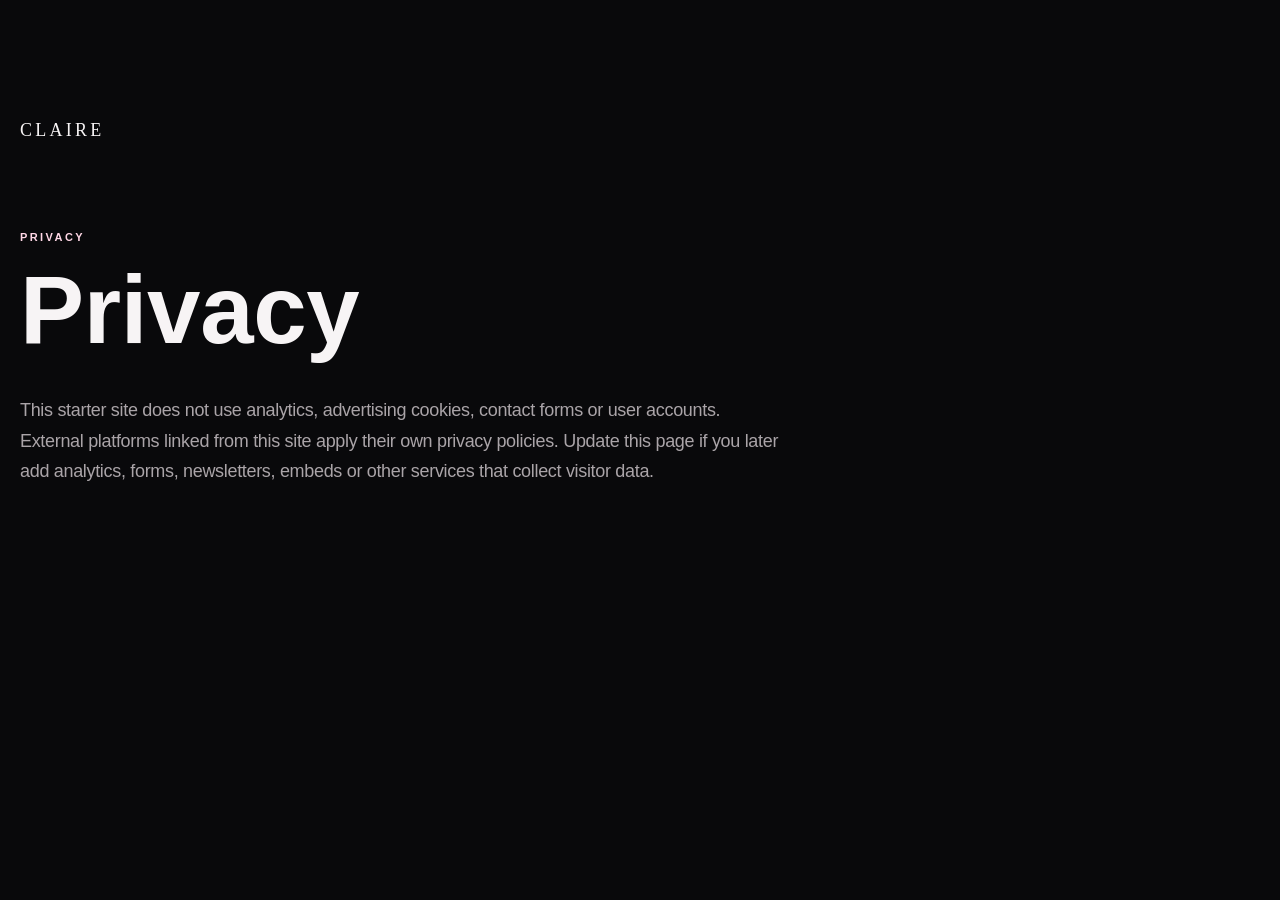
<file: privacy.html>
<!doctype html><html lang="en"><head><meta charset="utf-8"><meta name="viewport" content="width=device-width,initial-scale=1"><title>Privacy — Claire</title><link rel="stylesheet" href="styles.css"></head><body><main class="section"><a class="brand" href="index.html">CLAIRE</a><div style="max-width:760px;margin-top:90px"><div class="section-kicker">PRIVACY</div><h1 style="font-size:clamp(48px,8vw,96px);margin:12px 0 30px">Privacy</h1><p class="muted" style="font-size:18px;line-height:1.7">This starter site does not use analytics, advertising cookies, contact forms or user accounts. External platforms linked from this site apply their own privacy policies. Update this page if you later add analytics, forms, newsletters, embeds or other services that collect visitor data.</p></div></main></body></html>
</file>
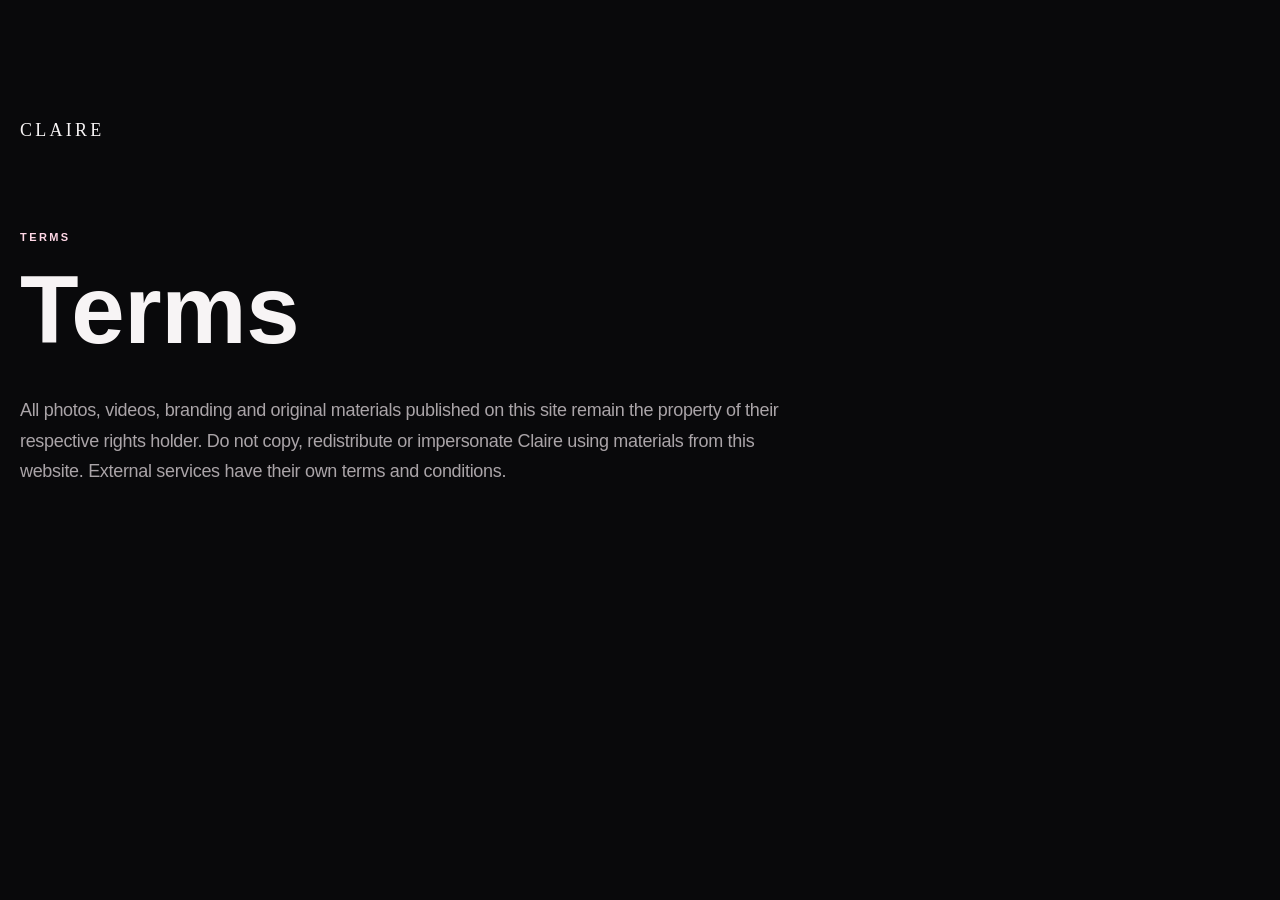
<file: terms.html>
<!doctype html><html lang="en"><head><meta charset="utf-8"><meta name="viewport" content="width=device-width,initial-scale=1"><title>Terms — Claire</title><link rel="stylesheet" href="styles.css"></head><body><main class="section"><a class="brand" href="index.html">CLAIRE</a><div style="max-width:760px;margin-top:90px"><div class="section-kicker">TERMS</div><h1 style="font-size:clamp(48px,8vw,96px);margin:12px 0 30px">Terms</h1><p class="muted" style="font-size:18px;line-height:1.7">All photos, videos, branding and original materials published on this site remain the property of their respective rights holder. Do not copy, redistribute or impersonate Claire using materials from this website. External services have their own terms and conditions.</p></div></main></body></html>
</file>
<file: styles.css>
:root {
  --bg: #09090b;
  --panel: #111114;
  --text: #f7f4f5;
  --muted: #aaa4a8;
  --line: rgba(255,255,255,.12);
  --accent: #f1a8c5;
  --accent-soft: #ffd7e6;
  --max: 1240px;
}

* { box-sizing: border-box; }
html { scroll-behavior: smooth; background: var(--bg); }
body {
  margin: 0;
  background: var(--bg);
  color: var(--text);
  font-family: Inter, ui-sans-serif, -apple-system, BlinkMacSystemFont, "Segoe UI", sans-serif;
  letter-spacing: -.02em;
}
a { color: inherit; text-decoration: none; }
button, a { -webkit-tap-highlight-color: transparent; }

.noise {
  position: fixed; inset: 0; z-index: 9999; pointer-events: none; opacity: .055;
  background-image: url("data:image/svg+xml,%3Csvg viewBox='0 0 180 180' xmlns='http://www.w3.org/2000/svg'%3E%3Cfilter id='n'%3E%3CfeTurbulence type='fractalNoise' baseFrequency='.95' numOctaves='3' stitchTiles='stitch'/%3E%3C/filter%3E%3Crect width='100%25' height='100%25' filter='url(%23n)' opacity='.45'/%3E%3C/svg%3E");
}

.site-header {
  position: fixed; top: 0; left: 0; right: 0; z-index: 50;
  display: flex; align-items: center; justify-content: space-between;
  padding: 22px clamp(20px, 4vw, 56px);
  background: linear-gradient(to bottom, rgba(9,9,11,.72), transparent);
  backdrop-filter: blur(2px);
}
.brand { font-family: "Cormorant Garamond", Georgia, serif; font-size: 18px; font-weight: 300; letter-spacing: .18em; }
.nav { display: flex; gap: 28px; font-size: 13px; color: rgba(255,255,255,.82); }
.nav a:hover { color: white; }
.menu-toggle { display: none; border: 0; color: white; background: transparent; font-weight: 800; letter-spacing: .12em; }

.hero {
  position: relative; min-height: 100svh; overflow: hidden;
  display: flex; align-items: end; padding: clamp(110px, 16vw, 190px) clamp(20px, 6vw, 80px) 72px;
}
.hero-media, .hero-shade { position: absolute; inset: 0; }
.hero-video { width: 100%; height: 100%; object-fit: cover; display: none; }
.hero-video.is-ready { display: block; }
.hero-fallback {
  width: 100%; height: 100%;
  background:
    radial-gradient(circle at 67% 20%, rgba(241,168,197,.35), transparent 29%),
    radial-gradient(circle at 18% 72%, rgba(255,255,255,.11), transparent 28%),
    linear-gradient(135deg, #1a171b 0%, #0d0d10 40%, #25151d 100%);
}
.hero-shade { background: linear-gradient(to top, rgba(9,9,11,.95) 0%, rgba(9,9,11,.18) 55%, rgba(9,9,11,.25) 100%); }
.hero-content { position: relative; z-index: 2; width: min(930px, 100%); }
.eyebrow, .section-kicker { font-size: 11px; letter-spacing: .22em; font-weight: 800; color: var(--accent-soft); }
.hero h1 { margin: 10px 0 12px; font-family: "Cormorant Garamond", Georgia, serif; font-size: clamp(44px, 7vw, 96px); font-weight: 300; line-height: .92; letter-spacing: .12em; text-transform: none; }
.hero-copy { margin: 26px 0 32px; max-width: 520px; font-size: clamp(18px, 2.2vw, 28px); color: rgba(255,255,255,.82); }
.hero-actions { display: flex; gap: 12px; flex-wrap: wrap; }
.button {
  display: inline-flex; align-items: center; justify-content: center; min-height: 50px;
  padding: 0 22px; border: 1px solid var(--line); border-radius: 999px; font-weight: 800; font-size: 14px;
  transition: transform .2s ease, background .2s ease, color .2s ease;
}
.button:hover { transform: translateY(-2px); }
.button-primary { background: white; color: #0b0b0d; }
.button-ghost { background: rgba(0,0,0,.2); backdrop-filter: blur(12px); }
.button-light { background: #0d0d10; color: white; border-color: #0d0d10; }
.scroll-cue { position: absolute; right: clamp(20px, 4vw, 56px); bottom: 28px; z-index: 2; font-size: 10px; letter-spacing: .2em; color: rgba(255,255,255,.55); }

.section { width: min(var(--max), calc(100% - 40px)); margin: 0 auto; padding: 120px 0; }
.intro { border-top: 1px solid var(--line); }
.intro-grid { display: grid; grid-template-columns: 1.05fr .95fr; gap: 50px; margin-top: 40px; align-items: end; }
.intro h2, .section-heading h2, .links-section h2, .exclusive h2 {
  margin: 0;
  font-family: "Cormorant Garamond", Georgia, serif;
  font-size: clamp(48px, 8vw, 110px);
  font-weight: 300;
  line-height: .9;
  letter-spacing: -.035em;
}
.intro-copy { max-width: 560px; font-size: clamp(21px, 2.4vw, 34px); line-height: 1.15; }
.intro-copy p { margin: 0 0 16px; }
.muted { color: var(--muted); }
.section-heading { display: flex; justify-content: space-between; align-items: end; gap: 20px; margin-bottom: 40px; }
.section-heading h2 { margin-top: 12px; font-size: clamp(46px, 6vw, 86px); font-family: "Cormorant Garamond", Georgia, serif; font-weight: 300; }
.section-note { color: var(--muted); font-size: 12px; }

.gallery-grid { display: grid; grid-template-columns: repeat(12, 1fr); gap: 14px; }
.gallery-card {
  grid-column: span 4; position: relative; aspect-ratio: 4/5; overflow: hidden; background: #141418;
  border-radius: 3px; cursor: zoom-in;
}
.gallery-card:nth-child(2), .gallery-card:nth-child(5) { margin-top: 70px; }
.gallery-card img { width: 100%; height: 100%; object-fit: cover; display: block; transition: transform .55s cubic-bezier(.2,.7,.2,1); }
.gallery-card:hover img { transform: scale(1.025); }
.gallery-card .ph {
  position: absolute; inset: 0; display: flex; align-items: end; padding: 18px;
  background: linear-gradient(145deg, #1a171b, #2b1721 62%, #111114);
  color: rgba(255,255,255,.62); font-size: 11px; letter-spacing: .16em;
}

.video-grid { display: grid; grid-template-columns: repeat(3, 1fr); gap: 14px; }
.video-card { position: relative; overflow: hidden; aspect-ratio: 9/16; background: #151518; border-radius: 3px; }
.video-card video { width: 100%; height: 100%; object-fit: cover; display: block; }
.video-placeholder { position: absolute; inset: 0; display: grid; place-items: center; background: radial-gradient(circle at 50% 35%, #3a1c29, #111114 65%); }
.video-placeholder span { width: 62px; height: 62px; border-radius: 50%; border: 1px solid rgba(255,255,255,.28); display: grid; place-items: center; font-size: 20px; }
.video-label { position: absolute; left: 16px; bottom: 16px; z-index: 2; font-size: 11px; letter-spacing: .16em; }

.links-section { padding-bottom: 130px; }
.links-section h2 { margin-top: 14px; }
.links-lead { color: var(--muted); font-size: 20px; margin: 20px 0 44px; }
.social-list { border-top: 1px solid var(--line); }
.social-card {
  display: flex; align-items: center; justify-content: space-between; gap: 20px;
  padding: 28px 2px; border-bottom: 1px solid var(--line); font-size: clamp(25px, 4vw, 54px); font-weight: 750;
  transition: padding .2s ease, color .2s ease;
}
.social-card:hover { padding-left: 14px; color: var(--accent-soft); }
.social-card.is-disabled { opacity: .35; pointer-events: none; }

.exclusive {
  width: min(var(--max), calc(100% - 40px)); margin: 0 auto 80px; padding: clamp(36px, 7vw, 84px);
  min-height: 420px; display: flex; flex-direction: column; justify-content: space-between; align-items: flex-start;
  background: linear-gradient(135deg, #f8e7ed, #f0a9c5 58%, #d77fa1); color: #101012; border-radius: 6px;
}
.exclusive .eyebrow { color: rgba(16,16,18,.66); }
.exclusive h2 { margin-top: 8px; }
.exclusive p:not(.eyebrow) { max-width: 520px; font-size: 20px; line-height: 1.35; color: rgba(16,16,18,.72); }

.footer {
  width: min(var(--max), calc(100% - 40px)); margin: 0 auto; padding: 36px 0 52px; border-top: 1px solid var(--line);
  display: flex; justify-content: space-between; gap: 30px; align-items: center;
}
.footer-meta { display: flex; gap: 18px; flex-wrap: wrap; color: var(--muted); font-size: 12px; }
.footer-meta a:hover { color: white; }

.lightbox { border: 0; padding: 0; width: 100vw; height: 100vh; max-width: none; max-height: none; background: rgba(0,0,0,.94); }
.lightbox::backdrop { background: rgba(0,0,0,.85); }
.lightbox img { width: 100%; height: 100%; object-fit: contain; }
.lightbox-close { position: fixed; top: 16px; right: 20px; z-index: 2; width: 46px; height: 46px; border-radius: 50%; border: 1px solid rgba(255,255,255,.2); background: rgba(0,0,0,.45); color: white; font-size: 26px; }

@media (max-width: 760px) {
  .site-header { padding: 18px 20px; }
  .menu-toggle { display: block; }
  .nav {
    position: absolute; top: 58px; left: 20px; right: 20px; display: none; flex-direction: column; gap: 0;
    background: rgba(13,13,16,.94); border: 1px solid var(--line); backdrop-filter: blur(18px); padding: 8px;
  }
  .nav.is-open { display: flex; }
  .nav a { padding: 14px 12px; }
  .hero { padding: 120px 20px 72px; }
  .hero h1 { font-size: clamp(42px, 14vw, 64px); letter-spacing: .10em; }
  .hero-copy { max-width: 330px; }
  .scroll-cue { display: none; }
  .section { width: min(100% - 32px, var(--max)); padding: 88px 0; }
  .intro-grid { grid-template-columns: 1fr; gap: 30px; }
  .section-heading { align-items: start; flex-direction: column; }
  .gallery-grid { grid-template-columns: repeat(2, 1fr); gap: 8px; }
  .gallery-card { grid-column: span 1; }
  .gallery-card:nth-child(2), .gallery-card:nth-child(5) { margin-top: 34px; }
  .video-grid { grid-template-columns: 1fr 1fr; gap: 8px; }
  .video-card:nth-child(3) { display: none; }
  .exclusive { width: calc(100% - 32px); min-height: 480px; margin-bottom: 48px; }
  .footer { width: calc(100% - 32px); align-items: flex-start; flex-direction: column; }
}

@media (prefers-reduced-motion: reduce) {
  html { scroll-behavior: auto; }
  * { transition: none !important; }
}

/* V2 — Claire media integration */
.hero-fallback.has-image {
  background-size: cover;
  background-position: center 34%;
  transform: scale(1.01);
}
.gallery-grid .gallery-card:nth-child(4),
.gallery-grid .gallery-card:nth-child(5) {
  grid-column: span 6;
  aspect-ratio: 4 / 5;
  margin-top: 12px;
}
.video-card::after {
  content: "";
  position: absolute;
  inset: 0;
  pointer-events: none;
  background: linear-gradient(to top, rgba(0,0,0,.42), transparent 28%);
}
.video-card video { position: relative; z-index: 0; }
.video-label { z-index: 3; text-shadow: 0 1px 14px rgba(0,0,0,.6); }
@media (max-width: 760px) {
  .gallery-grid .gallery-card:nth-child(4),
  .gallery-grid .gallery-card:nth-child(5) {
    grid-column: span 1;
    margin-top: 0;
  }
  .gallery-grid .gallery-card:nth-child(5) {
    grid-column: 1 / -1;
    aspect-ratio: 4 / 5;
  }
}
</file>
